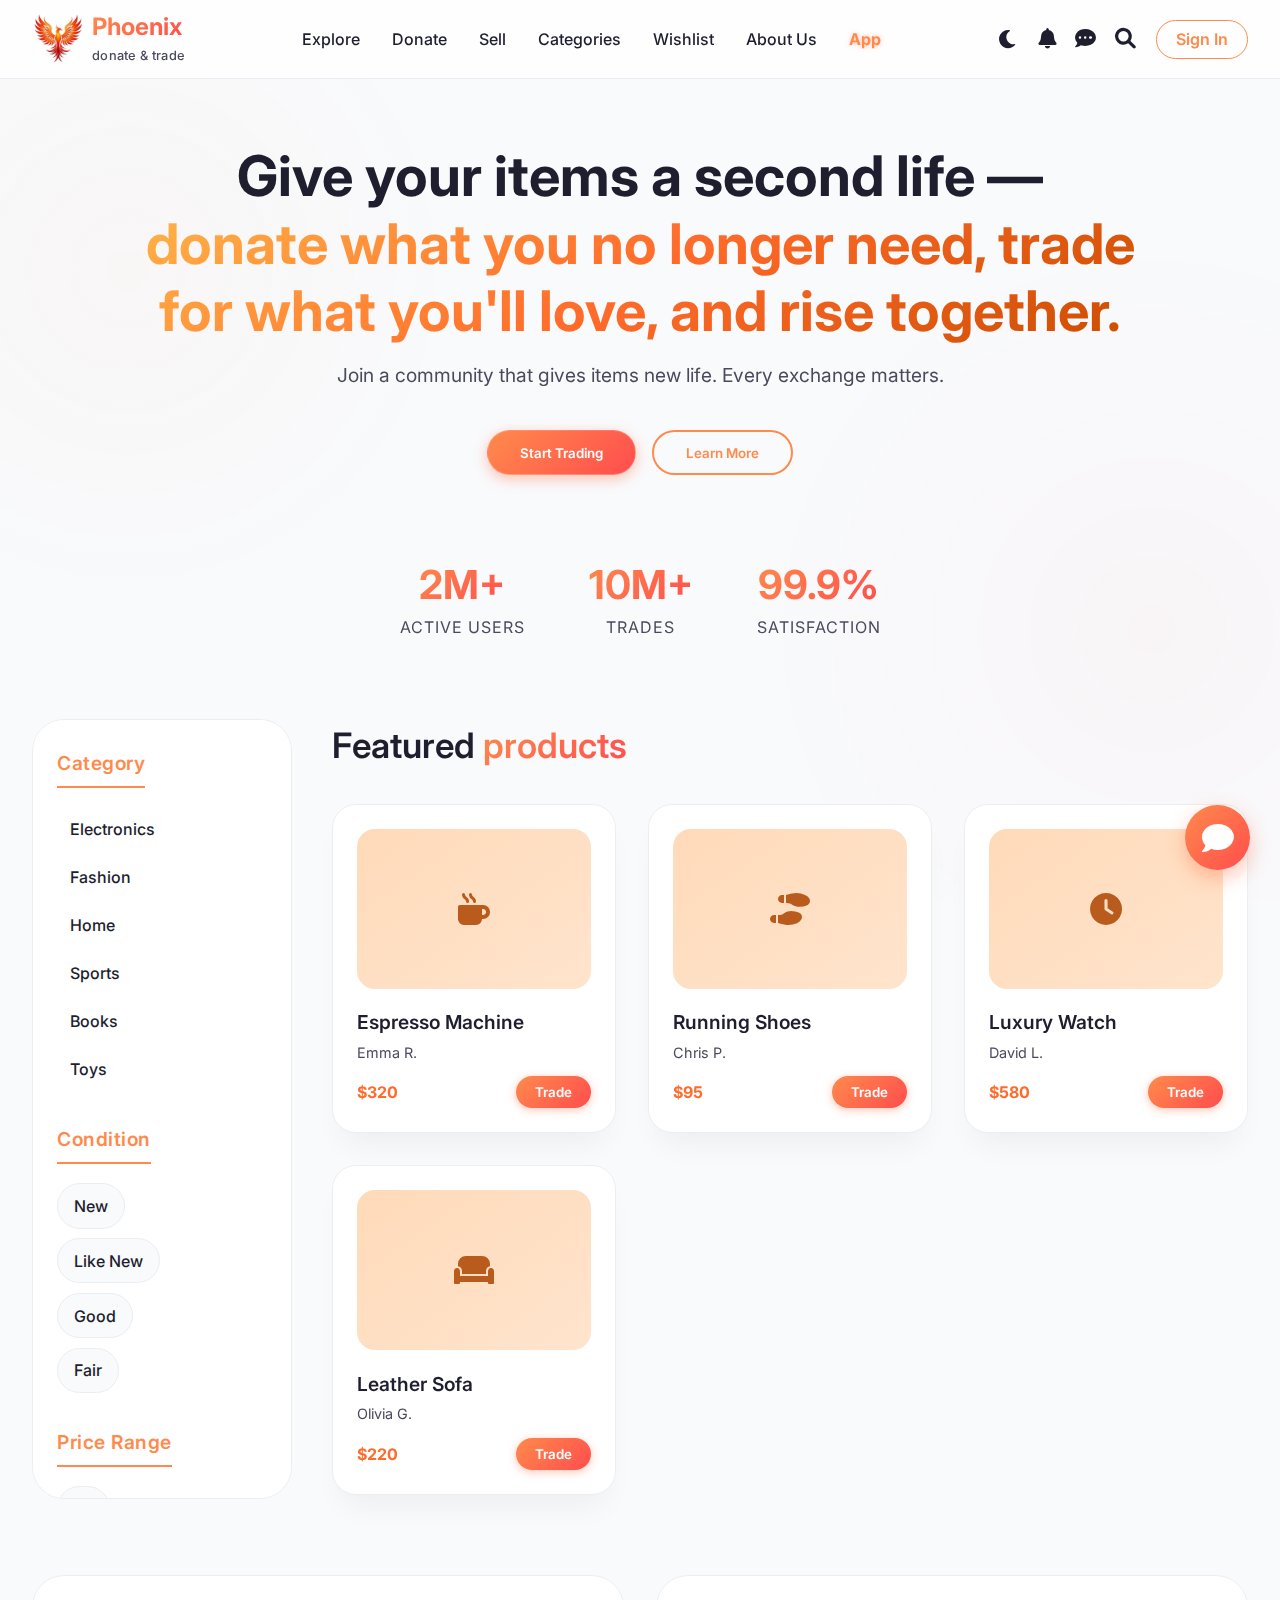
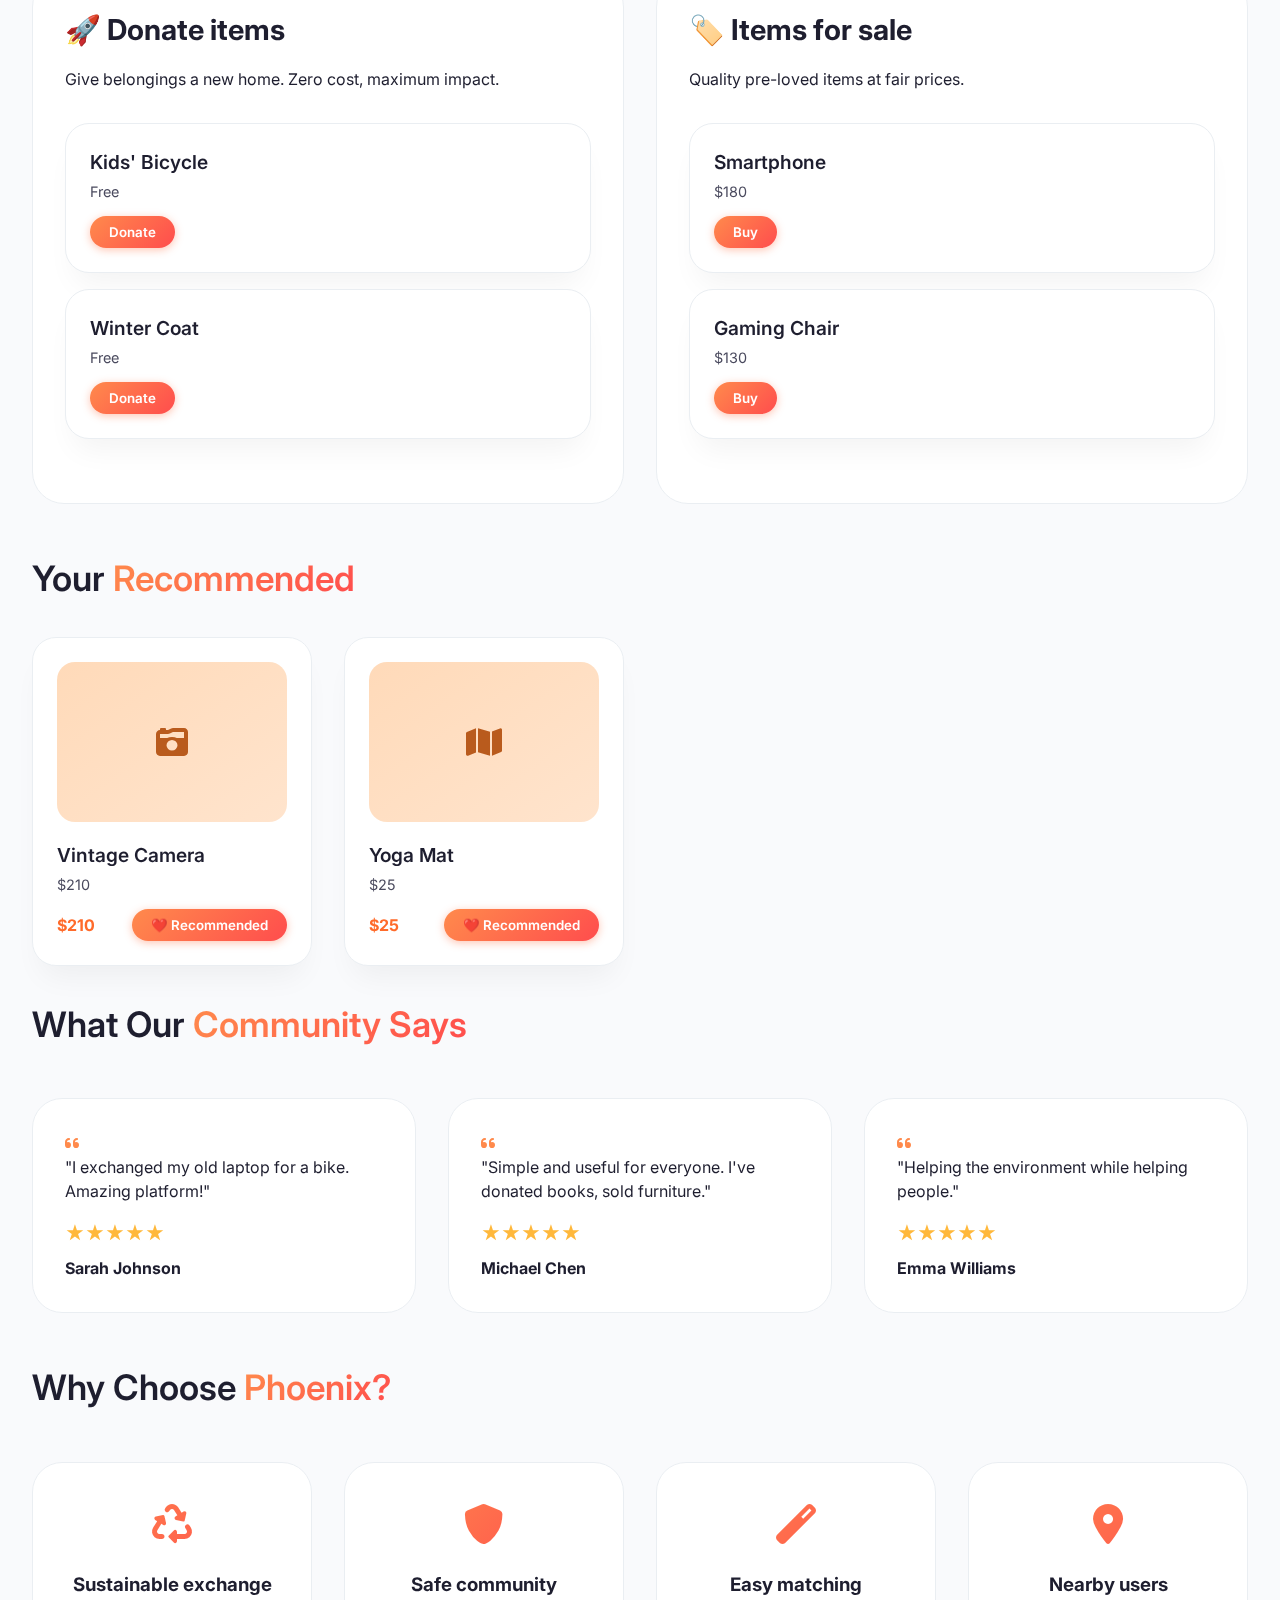
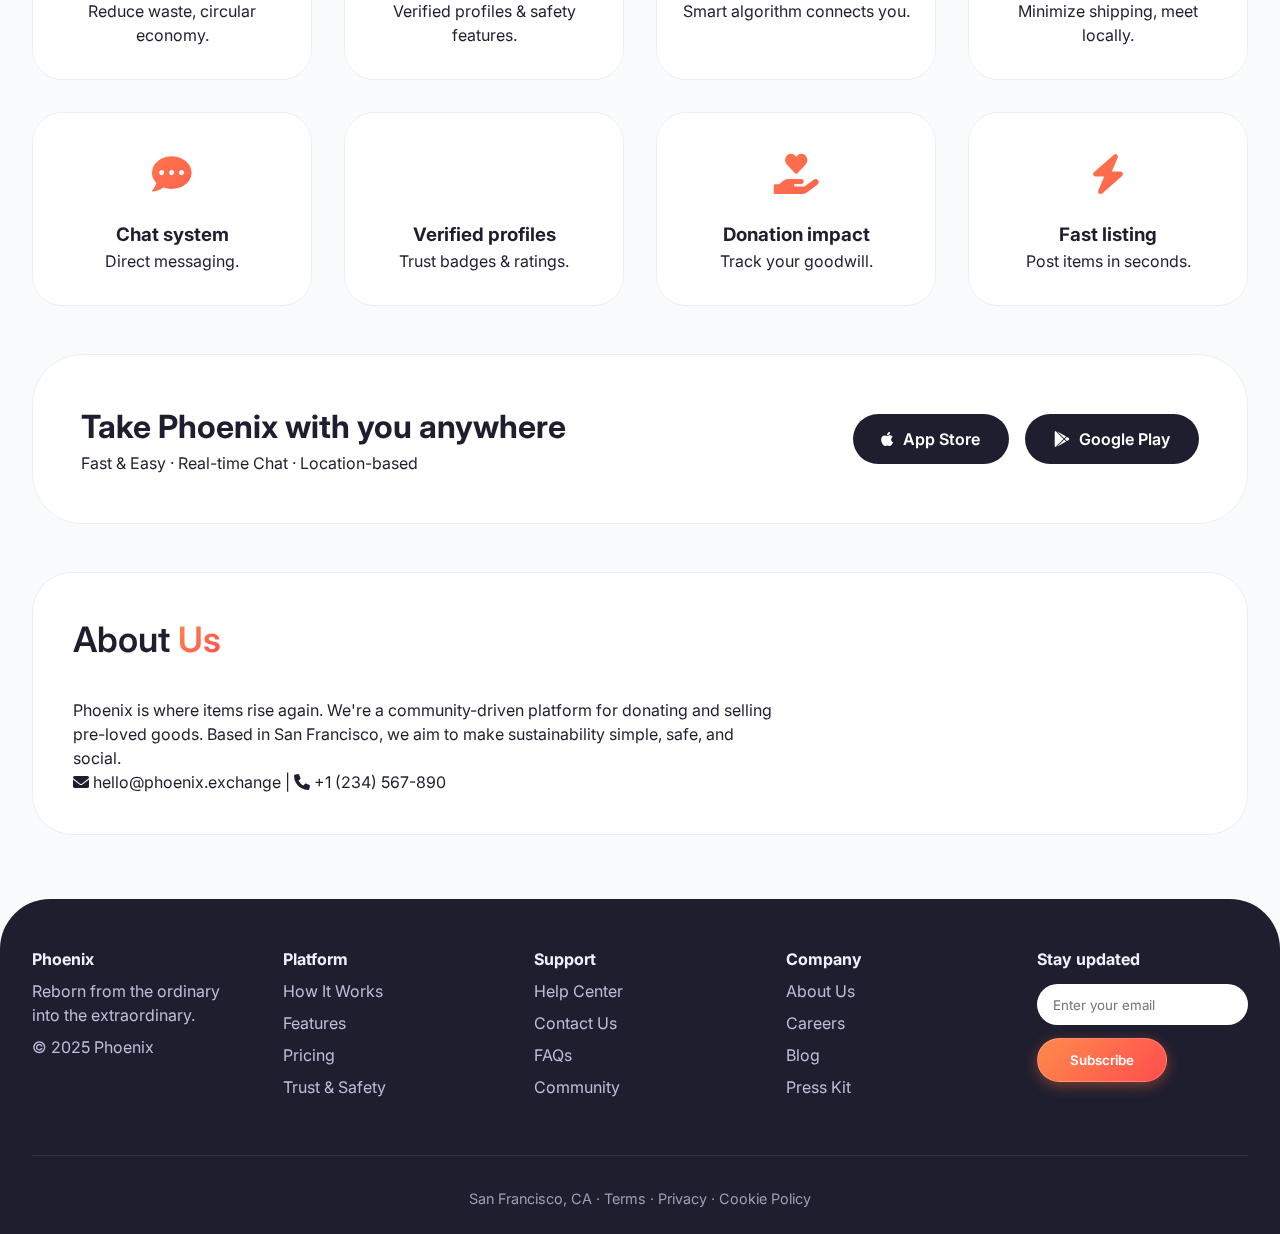
<file: index.html>
<!DOCTYPE html>
<html lang="en">
<head>
    <meta charset="UTF-8">
    <meta name="viewport" content="width=device-width, initial-scale=1.0">
    <title>Phoenix · Donate & Trade</title>
    <!-- Font Awesome 6 (free) -->
    <link rel="stylesheet" href="https://cdnjs.cloudflare.com/ajax/libs/font-awesome/6.0.0-beta3/css/all.min.css">
    <!-- Google Fonts: Inter -->
    <link href="https://fonts.googleapis.com/css2?family=Inter:opsz,wght@14..32,400;14..32,500;14..32,600;14..32,700&display=swap" rel="stylesheet">
    <style>
        /* RESET & BASE */
        * {
            margin: 0;
            padding: 0;
            box-sizing: border-box;
            font-family: 'Inter', sans-serif;
        }

        /* LIGHT MODE VARIABLES (default) */
        :root {
            --bg: #f9fafc;
            --surface: #ffffff;
            --text-primary: #1e1e2f;
            --text-secondary: #4a4a5e;
            --accent-1: #ff8a4c; /* orange base */
            --accent-2: #ff6b2b; /* deeper orange */
            --gradient: linear-gradient(135deg, #ff8a4c, #ff4d4d);
            --card-bg: #ffffff;
            --border: #eaeef2;
            --shadow: 0 20px 30px -10px rgba(0, 0, 0, 0.05);
            --glow: rgba(255, 110, 64, 0.4);
            --navbar-bg: rgba(255, 255, 255, 0.8);
            --footer-bg: #1e1e2f;
            --footer-text: #f0f0fa;
            --special-gradient: linear-gradient(145deg, #ffb347, #ff6b2b, #cc4d00); /* orange to deep orange */
        }

        /* DARK MODE */
        body.dark {
            --bg: #12121a;
            --surface: #1e1e2a;
            --text-primary: #f0f0fa;
            --text-secondary: #b0b0c0;
            --accent-1: #ff9f6e;
            --accent-2: #ff7b3f;
            --gradient: linear-gradient(135deg, #ff9f6e, #ff5e5e);
            --card-bg: #252533;
            --border: #333344;
            --shadow: 0 20px 30px -10px rgba(0, 0, 0, 0.7);
            --glow: rgba(255, 140, 80, 0.6);
            --navbar-bg: rgba(30, 30, 42, 0.9);
            --footer-bg: #0b0b12;
            --footer-text: #ddddff;
            --special-gradient: linear-gradient(145deg, #ffb347, #ff7b3f, #aa3f00);
        }

        body {
            background-color: var(--bg);
            color: var(--text-primary);
            line-height: 1.5;
            transition: background-color 0.3s, color 0.2s;
            position: relative;
            overflow-x: hidden;
        }

        /* subtle background pattern */
        body::before {
            content: '';
            position: fixed;
            top: 0; left: 0; width: 100%; height: 100%;
            background-image: radial-gradient(circle at 10% 30%, rgba(255, 140, 64, 0.03) 0%, transparent 25%),
                              radial-gradient(circle at 90% 70%, rgba(255, 100, 100, 0.03) 0%, transparent 30%);
            pointer-events: none;
            z-index: -1;
        }

        .container {
            max-width: 1280px;
            margin: 0 auto;
            padding: 0 2rem;
        }

        /* NAVBAR */
        nav {
            position: sticky;
            top: 0;
            backdrop-filter: blur(12px);
            background: var(--navbar-bg);
            border-bottom: 1px solid var(--border);
            z-index: 100;
            padding: 0.8rem 2rem;
            display: flex;
            align-items: center;
            justify-content: space-between;
            flex-wrap: wrap;
        }

        .logo-area {
            display: flex;
            align-items: center;
            gap: 0.5rem;
        }
        .logo-area img {
            height: 52px; /* تكبير اللوجو ليتناسب مع باقي الصفحات */
            width: auto;
            border-radius: 12px;
            object-fit: contain;
            background: transparent;
        }
        .logo-text h2 {
            font-size: 1.5rem;
            font-weight: 700;
            background: var(--gradient);
            -webkit-background-clip: text;
            -webkit-text-fill-color: transparent;
            line-height: 1.2;
        }
        .logo-text span {
            font-size: 0.8rem;
            font-weight: 500;
            color: var(--text-secondary);
            letter-spacing: 0.3px;
        }

        .nav-links {
            display: flex;
            gap: 2rem;
            align-items: center;
            flex-wrap: wrap;
        }
        .nav-links a {
            text-decoration: none;
            color: var(--text-primary);
            font-weight: 500;
            transition: 0.2s;
            font-size: 1rem;
        }
        .nav-links a:hover {
            color: var(--accent-1);
        }
        /* App link bold & orange */
        .nav-links a[href="#app-download"] {
            font-weight: 700;
            color: var(--accent-1);
            text-shadow: 0 0 5px var(--glow);
        }

        .nav-right {
            display: flex;
            align-items: center;
            gap: 1.2rem;
        }
        .nav-icon {
            font-size: 1.3rem;
            color: var(--text-primary);
            cursor: pointer;
            transition: 0.2s;
        }
        .nav-icon:hover {
            color: var(--accent-1);
            transform: scale(1.05);
        }
        .sign-in-btn {
            background: transparent;
            border: 1px solid var(--accent-1);
            color: var(--accent-1);
            padding: 0.4rem 1.2rem;
            border-radius: 40px;
            font-weight: 600;
            cursor: pointer;
            transition: 0.2s;
            text-decoration: none;
            display: inline-block;
        }
        .sign-in-btn:hover {
            background: var(--accent-1);
            color: white;
            box-shadow: 0 0 15px var(--glow);
        }

        /* theme toggle */
        .theme-toggle {
            background: none;
            border: none;
            color: var(--text-primary);
            font-size: 1.3rem;
            cursor: pointer;
        }

        /* buttons general */
        .btn-glow {
            background: var(--gradient);
            color: white;
            border: none;
            padding: 0.8rem 2rem;
            border-radius: 40px;
            font-weight: 600;
            cursor: pointer;
            transition: 0.25s;
            box-shadow: 0 4px 14px var(--glow);
            border: 1px solid rgba(255,255,255,0.2);
        }
        .btn-glow:hover {
            transform: scale(1.05);
            box-shadow: 0 8px 25px var(--glow);
        }
        .btn-outline-glow {
            background: transparent;
            border: 2px solid var(--accent-1);
            color: var(--accent-1);
            padding: 0.8rem 2rem;
            border-radius: 40px;
            font-weight: 600;
            cursor: pointer;
            transition: 0.2s;
        }
        .btn-outline-glow:hover {
            background: var(--accent-1);
            color: white;
            box-shadow: 0 0 18px var(--glow);
        }

        /* HERO */
        .hero {
            padding: 4rem 0 2rem;
            text-align: center;
        }
        .hero h1 {
            font-size: 3.5rem;
            font-weight: 700;
            max-width: 1000px;
            margin: 0 auto 1rem;
            line-height: 1.2;
        }
        .hero h1 span {
            background: var(--special-gradient);
            -webkit-background-clip: text;
            -webkit-text-fill-color: transparent;
            display: inline-block;
        }
        .hero p {
            font-size: 1.2rem;
            color: var(--text-secondary);
            margin-bottom: 2.5rem;
        }
        .hero-buttons {
            display: flex;
            gap: 1rem;
            justify-content: center;
        }

        /* STATS */
        .stats-grid {
            display: flex;
            justify-content: center;
            gap: 4rem;
            padding: 3rem 0;
            flex-wrap: wrap;
        }
        .stat-item {
            text-align: center;
        }
        .stat-number {
            font-size: 2.5rem;
            font-weight: 700;
            background: var(--gradient);
            -webkit-background-clip: text;
            -webkit-text-fill-color: transparent;
        }
        .stat-label {
            color: var(--text-secondary);
            text-transform: uppercase;
            letter-spacing: 1px;
        }

        /* section headings */
        .section-title {
            font-size: 2.2rem;
            margin-bottom: 2rem;
            font-weight: 600;
        }
        .section-title span {
            background: var(--gradient);
            -webkit-background-clip: text;
            -webkit-text-fill-color: transparent;
        }

        /* NEW SIDEBAR + MAIN CONTENT LAYOUT */
        .content-with-sidebar {
            display: flex;
            gap: 2.5rem;
            margin: 2rem 0 3rem;
        }

        /* FILTER SIDEBAR (Categories, Condition, Price Range) */
        .filter-sidebar {
            flex: 0 0 260px;
            background: var(--surface);
            border-radius: 32px;
            padding: 1.8rem 1.5rem;
            border: 1px solid var(--border);
            align-self: start;
            position: sticky;
            top: 100px; /* below navbar */
            max-height: calc(100vh - 120px);
            overflow-y: auto;
        }

        .filter-section {
            margin-bottom: 2.2rem;
        }
        .filter-section h3 {
            font-size: 1.2rem;
            font-weight: 600;
            margin-bottom: 1.2rem;
            color: var(--accent-1);
            letter-spacing: 0.5px;
            border-bottom: 2px solid var(--accent-1);
            padding-bottom: 0.5rem;
            display: inline-block;
        }

        .category-list {
            list-style: none;
        }
        .category-list li {
            padding: 0.6rem 0.8rem;
            margin-bottom: 0.3rem;
            border-radius: 30px;
            cursor: pointer;
            transition: 0.2s;
            font-weight: 500;
            color: var(--text-primary);
        }
        .category-list li:hover {
            background: var(--accent-1);
            color: white;
            padding-left: 1.2rem;
            box-shadow: 0 4px 10px var(--glow);
        }

        .condition-options, .price-options-vertical {
            display: flex;
            flex-direction: column;
            gap: 0.6rem;
        }
        .filter-tag {
            background: var(--bg);
            border: 1px solid var(--border);
            padding: 0.6rem 1rem;
            border-radius: 40px;
            cursor: pointer;
            transition: 0.2s;
            font-weight: 500;
            display: inline-block;
            width: fit-content;
        }
        .filter-tag:hover {
            background: var(--accent-1);
            color: white;
            border-color: var(--accent-1);
            transform: translateX(5px);
            box-shadow: 0 4px 8px var(--glow);
        }

        /* MAIN PRODUCT AREA */
        .products-main {
            flex: 1;
        }

        /* product cards grid */
        .product-grid {
            display: grid;
            grid-template-columns: repeat(auto-fill, minmax(240px, 1fr));
            gap: 2rem;
            margin: 2rem 0;
        }
        .product-card {
            background: var(--card-bg);
            border-radius: 24px;
            padding: 1.5rem;
            border: 1px solid var(--border);
            transition: 0.2s;
            box-shadow: var(--shadow);
        }
        .product-card:hover {
            transform: translateY(-6px);
            border-color: var(--accent-1);
        }
        .product-img {
            width: 100%;
            height: 160px;
            background: linear-gradient(145deg, #ffdab9, #ffe4cd);
            border-radius: 18px;
            margin-bottom: 1.2rem;
            display: flex;
            align-items: center;
            justify-content: center;
            color: #b95b1d;
            font-weight: bold;
            font-size: 2rem;
        }
        .product-title {
            font-size: 1.2rem;
            font-weight: 600;
        }
        .product-user {
            color: var(--text-secondary);
            margin: 0.3rem 0 0.8rem;
            font-size: 0.9rem;
        }
        .product-footer {
            display: flex;
            justify-content: space-between;
            align-items: center;
        }
        .product-value {
            font-weight: 700;
            color: var(--accent-2);
        }
        .trade-btn {
            background: var(--gradient);
            border: none;
            color: white;
            padding: 0.5rem 1.2rem;
            border-radius: 40px;
            font-weight: 600;
            cursor: pointer;
            transition: 0.2s;
            box-shadow: 0 2px 8px var(--glow);
        }
        .trade-btn:hover {
            transform: scale(1.05);
        }

        /* donate & sell sections */
        .dual-section {
            display: flex;
            gap: 2rem;
            flex-wrap: wrap;
            margin: 3rem 0;
        }
        .dual-card {
            flex: 1 1 300px;
            background: var(--surface);
            border-radius: 32px;
            padding: 2rem;
            border: 1px solid var(--border);
        }
        .dual-card h3 {
            font-size: 1.8rem;
            margin-bottom: 1rem;
        }

        /* testimonials */
        .testimonial-grid {
            display: grid;
            grid-template-columns: repeat(auto-fit, minmax(280px, 1fr));
            gap: 2rem;
            margin: 3rem 0;
        }
        .testimonial {
            background: var(--surface);
            border-radius: 30px;
            padding: 2rem;
            border: 1px solid var(--border);
        }
        .stars {
            color: #ffb83b;
            margin: 1rem 0 0.5rem;
            font-size: 1.2rem;
        }

        /* features grid */
        .features-grid {
            display: grid;
            grid-template-columns: repeat(auto-fit, minmax(240px, 1fr));
            gap: 2rem;
            margin: 3rem 0;
        }
        .feature-item {
            background: var(--surface);
            padding: 2rem 1.5rem;
            border-radius: 30px;
            text-align: center;
            border: 1px solid var(--border);
        }
        .feature-icon {
            font-size: 2.5rem;
            background: var(--gradient);
            -webkit-background-clip: text;
            -webkit-text-fill-color: transparent;
            margin-bottom: 1rem;
        }

        /* app download */
        .app-download {
            background: var(--surface);
            border-radius: 50px;
            padding: 3rem;
            display: flex;
            align-items: center;
            justify-content: space-between;
            flex-wrap: wrap;
            border: 1px solid var(--border);
            margin: 3rem 0;
        }
        .app-buttons {
            display: flex;
            gap: 1rem;
        }
        .store-btn {
            background: #1e1e2f;
            color: white;
            padding: 0.8rem 1.8rem;
            border-radius: 40px;
            display: flex;
            align-items: center;
            gap: 0.6rem;
            font-weight: 600;
        }

        /* footer */
        footer {
            background: var(--footer-bg);
            color: var(--footer-text);
            padding: 3rem 2rem 1.5rem;
            margin-top: 4rem;
            border-radius: 50px 50px 0 0;
        }
        .footer-grid {
            display: grid;
            grid-template-columns: repeat(auto-fit, minmax(160px, 1fr));
            gap: 2.5rem;
            margin-bottom: 3rem;
        }
        .footer-col p, .footer-col a {
            color: #bdbddb;
            text-decoration: none;
            display: block;
            margin: 0.5rem 0;
        }
        .footer-col a:hover {
            color: #ffa56e;
        }
        .newsletter input {
            padding: 0.8rem 1rem;
            border-radius: 50px;
            border: none;
            width: 100%;
            max-width: 260px;
            margin-top: 0.8rem;
        }
        .copyright {
            text-align: center;
            border-top: 1px solid #334;
            padding-top: 2rem;
            font-size: 0.9rem;
            color: #9d9db5;
        }

        /* chatbot icon (floating) */
        .chatbot {
            position: fixed;
            bottom: 30px;
            right: 30px;
            z-index: 999;
        }
        .chat-circle {
            background: var(--gradient);
            width: 65px;
            height: 65px;
            border-radius: 50%;
            display: flex;
            align-items: center;
            justify-content: center;
            color: white;
            font-size: 2rem;
            box-shadow: 0 8px 20px var(--glow);
            cursor: pointer;
            transition: 0.2s;
        }
        .chat-circle:hover {
            transform: scale(1.1);
        }
        .chat-box {
            position: absolute;
            bottom: 80px;
            right: 0;
            width: 300px;
            background: var(--surface);
            border: 1px solid var(--border);
            border-radius: 30px;
            padding: 1.5rem;
            display: none;
            box-shadow: var(--shadow);
        }
        .chat-box.show {
            display: block;
        }
        .chat-box textarea {
            width: 100%;
            background: var(--bg);
            border: 1px solid var(--border);
            border-radius: 20px;
            padding: 0.8rem;
            color: var(--text-primary);
            resize: none;
        }

        /* anchor offset for fixed navbar */
        section, .filter-sidebar, .products-main, .app-download, #about, #wishlist, #donate, #sell {
            scroll-margin-top: 100px;
        }

        @media (max-width: 900px) {
            .content-with-sidebar {
                flex-direction: column;
            }
            .filter-sidebar {
                position: static;
                width: 100%;
            }
        }
    </style>
</head>
<body>
    <!-- Navbar -->
    <nav>
        <div class="logo-area">
            <img src="photo_2026-02-17_19-01-20.jpg" alt="Phoenix Logo">
            <div class="logo-text">
                <h2>Phoenix</h2>
                <span>donate & trade</span>
            </div>
        </div>
        <div class="nav-links">
            <a href="#explore">Explore</a>
            <a href="#donate">Donate</a>
            <a href="#sell">Sell</a>
            <a href="#categories">Categories</a>
            <a href="#wishlist">Wishlist</a>
            <a href="#about">About Us</a>
            <a href="#app-download">App</a>
        </div>
        <div class="nav-right">
            <button class="theme-toggle" id="themeToggle"><i class="fas fa-moon"></i></button>
            <i class="fas fa-bell nav-icon"></i>
            <i class="fas fa-comment-dots nav-icon"></i>
            <i class="fas fa-search nav-icon" id="searchIcon"></i>
            <a href="sign.html" class="sign-in-btn">Sign In</a>
        </div>
    </nav>

    <main class="container">
        <!-- Hero with new headline and special gradient -->
        <section class="hero" id="explore">
            <h1>Give your items a second life — <span>donate what you no longer need, trade for what you'll love, and rise together.</span></h1>
            <p>Join a community that gives items new life. Every exchange matters.</p>
            <div class="hero-buttons">
                <button class="btn-glow" onclick="window.location.href='#donate'">Start Trading</button>
                <button class="btn-outline-glow">Learn More</button>
            </div>
        </section>

        <!-- Stats -->
        <div class="stats-grid">
            <div class="stat-item"><span class="stat-number">2M+</span> <div class="stat-label">Active Users</div></div>
            <div class="stat-item"><span class="stat-number">10M+</span> <div class="stat-label">Trades</div></div>
            <div class="stat-item"><span class="stat-number">99.9%</span> <div class="stat-label">Satisfaction</div></div>
        </div>

        <!-- New layout: Sidebar filters + Product grid (as in image) -->
        <div class="content-with-sidebar">
            <!-- Sidebar with categories, condition, price range (vertical) -->
            <aside class="filter-sidebar" id="categories">
                <div class="filter-section">
                    <h3>Category</h3>
                    <ul class="category-list">
                        <li>Electronics</li>
                        <li>Fashion</li>
                        <li>Home</li>
                        <li>Sports</li>
                        <li>Books</li>
                        <li>Toys</li>
                    </ul>
                </div>
                <div class="filter-section">
                    <h3>Condition</h3>
                    <div class="condition-options">
                        <span class="filter-tag">New</span>
                        <span class="filter-tag">Like New</span>
                        <span class="filter-tag">Good</span>
                        <span class="filter-tag">Fair</span>
                    </div>
                </div>
                <div class="filter-section">
                    <h3>Price Range</h3>
                    <div class="price-options-vertical">
                        <span class="filter-tag">All</span>
                        <span class="filter-tag">Under$50</span>
                        <span class="filter-tag">$50-$200</span>
                        <span class="filter-tag">$200-$500</span>
                        <span class="filter-tag">$500+</span>
                    </div>
                </div>
            </aside>

            <!-- Main product area -->
            <main class="products-main">
                <h2 class="section-title">Featured <span>products</span></h2>
                <div class="product-grid">
                    <div class="product-card"><div class="product-img"><i class="fas fa-mug-hot"></i></div><div class="product-title">Espresso Machine</div><div class="product-user">Emma R.</div><div class="product-footer"><span class="product-value">$320</span><button class="trade-btn">Trade</button></div></div>
                    <div class="product-card"><div class="product-img"><i class="fas fa-shoe-prints"></i></div><div class="product-title">Running Shoes</div><div class="product-user">Chris P.</div><div class="product-footer"><span class="product-value">$95</span><button class="trade-btn">Trade</button></div></div>
                    <div class="product-card"><div class="product-img"><i class="fas fa-clock"></i></div><div class="product-title">Luxury Watch</div><div class="product-user">David L.</div><div class="product-footer"><span class="product-value">$580</span><button class="trade-btn">Trade</button></div></div>
                    <div class="product-card"><div class="product-img"><i class="fas fa-couch"></i></div><div class="product-title">Leather Sofa</div><div class="product-user">Olivia G.</div><div class="product-footer"><span class="product-value">$220</span><button class="trade-btn">Trade</button></div></div>
                </div>
            </main>
        </div>

        <!-- Donate & Sell sections -->
        <div class="dual-section" id="donate">
            <div class="dual-card"><h3>🚀 Donate items</h3><p>Give belongings a new home. Zero cost, maximum impact.</p><div class="product-grid" style="grid-template-columns:1fr; gap:1rem;"><div class="product-card"><div class="product-title">Kids' Bicycle</div><div class="product-user">Free</div><button class="trade-btn">Donate</button></div><div class="product-card"><div class="product-title">Winter Coat</div><div class="product-user">Free</div><button class="trade-btn">Donate</button></div></div></div>
            <div class="dual-card" id="sell"><h3>🏷️ Items for sale</h3><p>Quality pre-loved items at fair prices.</p><div class="product-grid" style="grid-template-columns:1fr; gap:1rem;"><div class="product-card"><div class="product-title">Smartphone</div><div class="product-user">$180</div><button class="trade-btn">Buy</button></div><div class="product-card"><div class="product-title">Gaming Chair</div><div class="product-user">$130</div><button class="trade-btn">Buy</button></div></div></div>
        </div>

        <!-- Wishlist section - تغيير Saved إلى Recommended -->
        <section id="wishlist">
            <h2 class="section-title">Your <span>Recommended</span></h2>
            <div class="product-grid">
                <div class="product-card"><div class="product-img"><i class="fas fa-camera-retro"></i></div><div class="product-title">Vintage Camera</div><div class="product-user">$210</div><div class="product-footer"><span class="product-value">$210</span><button class="trade-btn">❤️ Recommended</button></div></div>
                <div class="product-card"><div class="product-img"><i class="fas fa-map"></i></div><div class="product-title">Yoga Mat</div><div class="product-user">$25</div><div class="product-footer"><span class="product-value">$25</span><button class="trade-btn">❤️ Recommended</button></div></div>
            </div>
        </section>

        <!-- Testimonials -->
        <h2 class="section-title">What Our <span>Community Says</span></h2>
        <div class="testimonial-grid">
            <div class="testimonial"><i class="fas fa-quote-left" style="color: var(--accent-1);"></i><p>"I exchanged my old laptop for a bike. Amazing platform!"</p><div class="stars">★★★★★</div><strong>Sarah Johnson</strong></div>
            <div class="testimonial"><i class="fas fa-quote-left" style="color: var(--accent-1);"></i><p>"Simple and useful for everyone. I've donated books, sold furniture."</p><div class="stars">★★★★★</div><strong>Michael Chen</strong></div>
            <div class="testimonial"><i class="fas fa-quote-left" style="color: var(--accent-1);"></i><p>"Helping the environment while helping people."</p><div class="stars">★★★★★</div><strong>Emma Williams</strong></div>
        </div>

        <!-- Features (expanded) -->
        <h2 class="section-title">Why Choose <span>Phoenix?</span></h2>
        <div class="features-grid">
            <div class="feature-item"><div class="feature-icon"><i class="fas fa-recycle"></i></div><h3>Sustainable exchange</h3><p>Reduce waste, circular economy.</p></div>
            <div class="feature-item"><div class="feature-icon"><i class="fas fa-shield-alt"></i></div><h3>Safe community</h3><p>Verified profiles & safety features.</p></div>
            <div class="feature-item"><div class="feature-icon"><i class="fas fa-magic"></i></div><h3>Easy matching</h3><p>Smart algorithm connects you.</p></div>
            <div class="feature-item"><div class="feature-icon"><i class="fas fa-map-marker-alt"></i></div><h3>Nearby users</h3><p>Minimize shipping, meet locally.</p></div>
            <div class="feature-item"><div class="feature-icon"><i class="fas fa-comment-dots"></i></div><h3>Chat system</h3><p>Direct messaging.</p></div>
            <div class="feature-item"><div class="feature-icon"><i class="fas fa-badge-check"></i></div><h3>Verified profiles</h3><p>Trust badges & ratings.</p></div>
            <div class="feature-item"><div class="feature-icon"><i class="fas fa-hand-holding-heart"></i></div><h3>Donation impact</h3><p>Track your goodwill.</p></div>
            <div class="feature-item"><div class="feature-icon"><i class="fas fa-bolt"></i></div><h3>Fast listing</h3><p>Post items in seconds.</p></div>
        </div>

        <!-- App download section with id for linking -->
        <div class="app-download" id="app-download">
            <div><h2 style="font-size:2rem;">Take Phoenix with you anywhere</h2><p>Fast & Easy · Real-time Chat · Location-based</p></div>
            <div class="app-buttons"><span class="store-btn"><i class="fab fa-apple"></i> App Store</span><span class="store-btn"><i class="fab fa-google-play"></i> Google Play</span></div>
        </div>

        <!-- About Us section -->
        <section id="about" style="margin:3rem 0; background:var(--surface); border-radius: 40px; padding:2.5rem; border:1px solid var(--border);">
            <h2 class="section-title">About <span>Us</span></h2>
            <p style="max-width:700px;">Phoenix is where items rise again. We're a community-driven platform for donating and selling pre-loved goods. Based in San Francisco, we aim to make sustainability simple, safe, and social.</p>
            <p><i class="fas fa-envelope"></i> hello@phoenix.exchange  |  <i class="fas fa-phone"></i> +1 (234) 567-890</p>
        </section>
    </main>

    <!-- Footer -->
    <footer>
        <div class="footer-grid">
            <div class="footer-col"><h4>Phoenix</h4><p>Reborn from the ordinary into the extraordinary.</p><p>© 2025 Phoenix</p></div>
            <div class="footer-col"><h4>Platform</h4><a href="#">How It Works</a><a href="#">Features</a><a href="#">Pricing</a><a href="#">Trust & Safety</a></div>
            <div class="footer-col"><h4>Support</h4><a href="#">Help Center</a><a href="#">Contact Us</a><a href="#">FAQs</a><a href="#">Community</a></div>
            <div class="footer-col"><h4>Company</h4><a href="#">About Us</a><a href="#">Careers</a><a href="#">Blog</a><a href="#">Press Kit</a></div>
            <div class="footer-col newsletter"><h4>Stay updated</h4><input type="email" placeholder="Enter your email"><button class="btn-glow" style="margin-top:0.8rem;">Subscribe</button></div>
        </div>
        <div class="copyright">San Francisco, CA · Terms · Privacy · Cookie Policy</div>
    </footer>

    <!-- Chatbot icon & box (floating) -->
    <div class="chatbot">
        <div class="chat-circle" id="chatIcon"><i class="fas fa-comment"></i></div>
        <div class="chat-box" id="chatBox">
            <p><strong>Phoenix Assistant</strong></p>
            <textarea placeholder="Ask about donations, trades..." rows="3"></textarea>
            <button class="btn-glow" style="padding:0.5rem; width:100%; margin-top:0.5rem;">Send</button>
        </div>
    </div>

    <script>
        // Dark/Light mode toggle
        const toggle = document.getElementById('themeToggle');
        const icon = toggle.querySelector('i');
        toggle.addEventListener('click', () => {
            document.body.classList.toggle('dark');
            if (document.body.classList.contains('dark')) {
                icon.classList.remove('fa-moon');
                icon.classList.add('fa-sun');
            } else {
                icon.classList.remove('fa-sun');
                icon.classList.add('fa-moon');
            }
        });

        // Chatbot toggle
        const chatIcon = document.getElementById('chatIcon');
        const chatBox = document.getElementById('chatBox');
        chatIcon.addEventListener('click', (e) => {
            e.stopPropagation();
            chatBox.classList.toggle('show');
        });
        document.addEventListener('click', (e) => {
            if (!chatBox.contains(e.target) && !chatIcon.contains(e.target)) {
                chatBox.classList.remove('show');
            }
        });

        // Smooth scroll for navbar links
        document.querySelectorAll('.nav-links a').forEach(anchor => {
            anchor.addEventListener('click', function(e) {
                e.preventDefault();
                const targetId = this.getAttribute('href');
                if (targetId && targetId !== '#') {
                    const targetEl = document.querySelector(targetId);
                    if (targetEl) targetEl.scrollIntoView({ behavior: 'smooth' });
                }
            });
        });

        // Search icon click (demo)
        document.getElementById('searchIcon').addEventListener('click', ()=> {
            alert('Search focused (demo)');
        });

        // Optional: notification and chat icons (just demo)
        document.querySelectorAll('.nav-right .fa-bell, .nav-right .fa-comment-dots').forEach(icon => {
            icon.addEventListener('click', () => alert('Notifications / chats demo'));
        });
    </script>
</body>
</html>
</file>
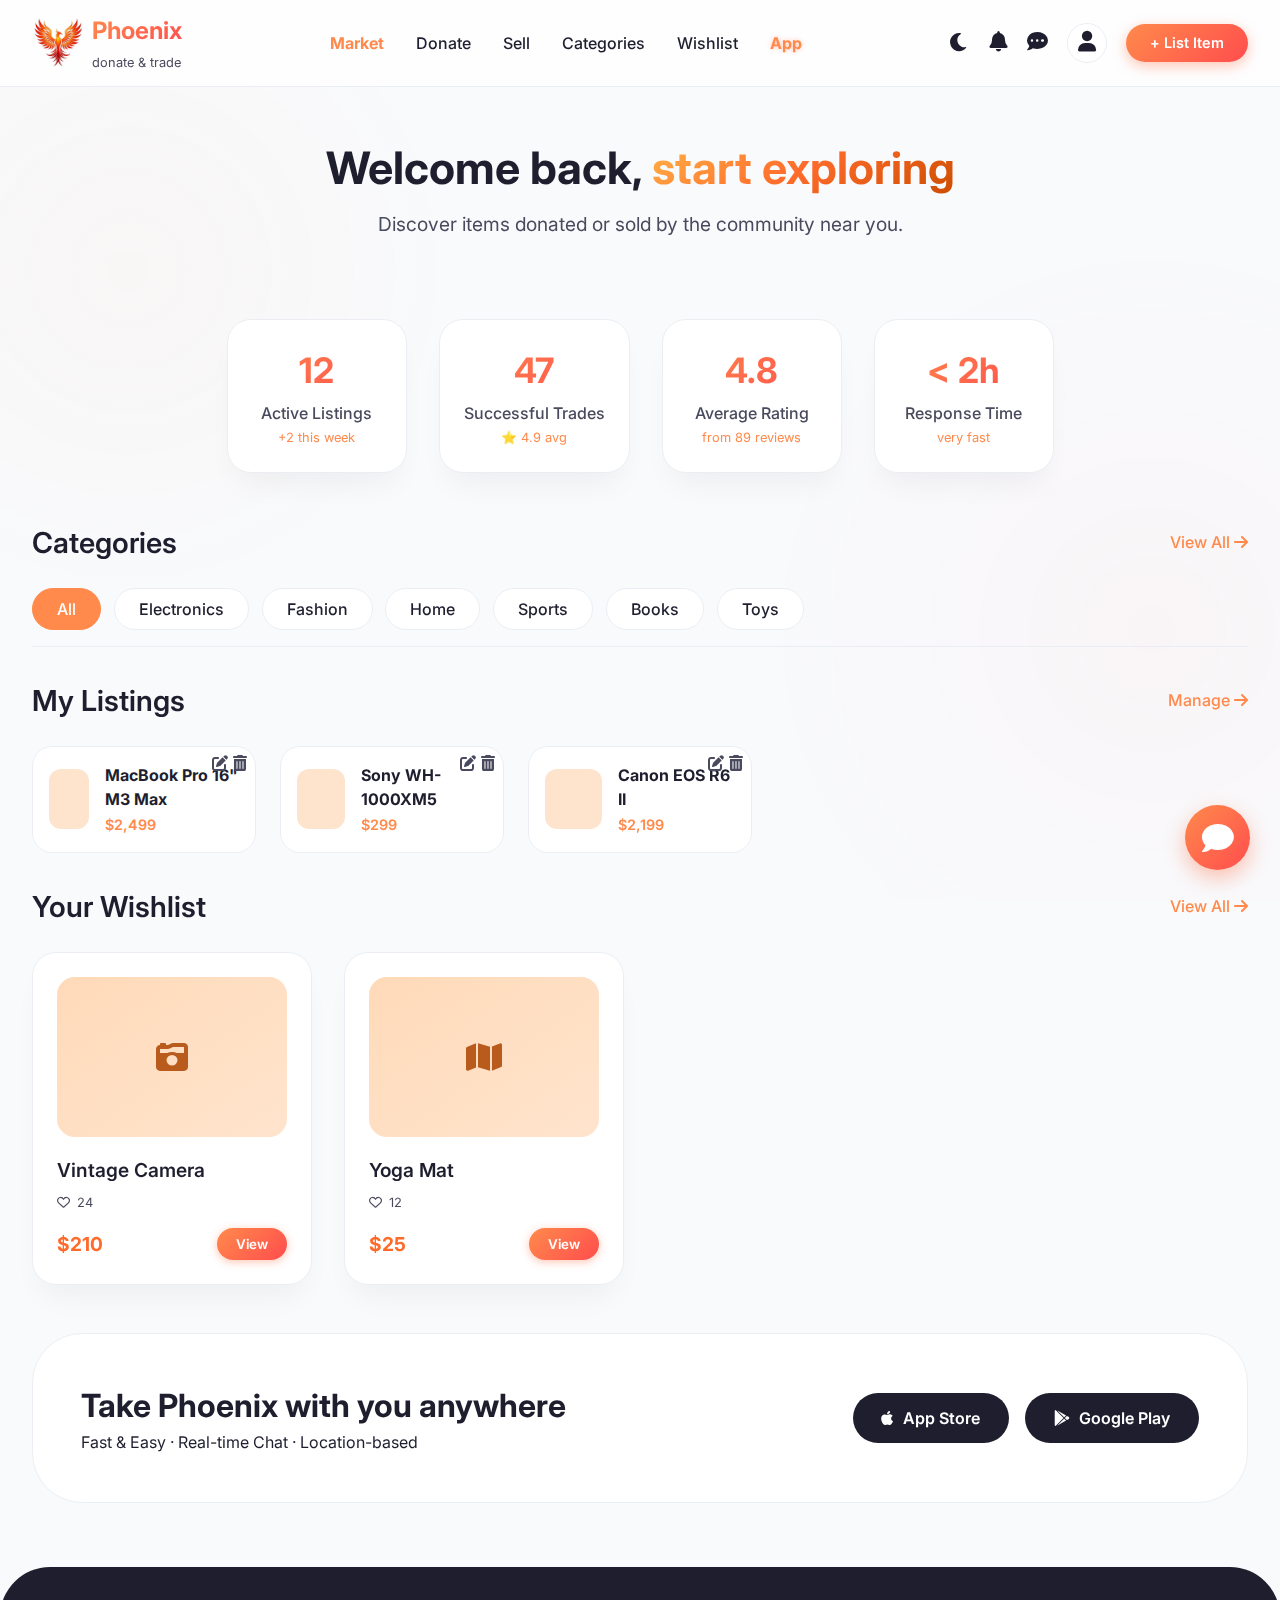
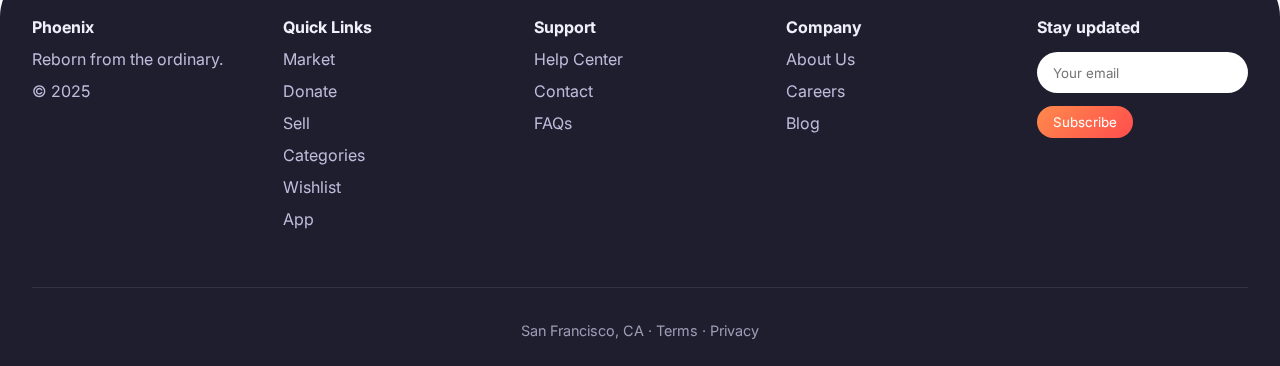
<file: dashboard.html>
<!-- dashboard.html (محدث) -->
<!DOCTYPE html>
<html lang="en">
<head>
    <meta charset="UTF-8">
    <meta name="viewport" content="width=device-width, initial-scale=1.0">
    <title>Phoenix · Dashboard</title>
    <!-- Font Awesome 6 -->
    <link rel="stylesheet" href="https://cdnjs.cloudflare.com/ajax/libs/font-awesome/6.0.0-beta3/css/all.min.css">
    <!-- Google Fonts: Inter -->
    <link href="https://fonts.googleapis.com/css2?family=Inter:opsz,wght@14..32,400;14..32,500;14..32,600;14..32,700&display=swap" rel="stylesheet">
    <style>
        * { margin: 0; padding: 0; box-sizing: border-box; font-family: 'Inter', sans-serif; }
        :root {
            --bg: #f9fafc; --surface: #ffffff; --text-primary: #1e1e2f; --text-secondary: #4a4a5e;
            --accent-1: #ff8a4c; --accent-2: #ff6b2b; --gradient: linear-gradient(135deg, #ff8a4c, #ff4d4d);
            --card-bg: #ffffff; --border: #eaeef2; --shadow: 0 20px 30px -10px rgba(0,0,0,0.05);
            --glow: rgba(255,110,64,0.4); --navbar-bg: rgba(255,255,255,0.8); --footer-bg: #1e1e2f; --footer-text: #f0f0fa;
            --special-gradient: linear-gradient(145deg, #ffb347, #ff6b2b, #cc4d00);
        }
        body.dark {
            --bg: #12121a; --surface: #1e1e2a; --text-primary: #f0f0fa; --text-secondary: #b0b0c0;
            --accent-1: #ff9f6e; --accent-2: #ff7b3f; --gradient: linear-gradient(135deg, #ff9f6e, #ff5e5e);
            --card-bg: #252533; --border: #333344; --shadow: 0 20px 30px -10px rgba(0,0,0,0.7);
            --glow: rgba(255,140,80,0.6); --navbar-bg: rgba(30,30,42,0.9); --footer-bg: #0b0b12; --footer-text: #ddddff;
            --special-gradient: linear-gradient(145deg, #ffb347, #ff7b3f, #aa3f00);
        }
        body { background-color: var(--bg); color: var(--text-primary); line-height: 1.5; transition: 0.3s; }
        body::before { content: ''; position: fixed; top:0; left:0; width:100%; height:100%; background-image: radial-gradient(circle at 10% 30%, rgba(255,140,64,0.03) 0%, transparent 25%), radial-gradient(circle at 90% 70%, rgba(255,100,100,0.03) 0%, transparent 30%); pointer-events: none; z-index: -1; }
        .container { max-width: 1280px; margin: 0 auto; padding: 0 2rem; }

        nav { position: sticky; top:0; backdrop-filter: blur(12px); background: var(--navbar-bg); border-bottom:1px solid var(--border); z-index:100; padding:0.8rem 2rem; display:flex; align-items:center; justify-content:space-between; flex-wrap:wrap; }
        .logo-area { display:flex; align-items:center; gap:0.5rem; }
        .logo-area img { height: 52px; width: auto; border-radius: 12px; }
        .logo-text h2 { font-size:1.5rem; font-weight:700; background:var(--gradient); -webkit-background-clip:text; -webkit-text-fill-color:transparent; }
        .logo-text span { font-size:0.8rem; color:var(--text-secondary); }
        .nav-links { display:flex; gap:2rem; align-items:center; flex-wrap:wrap; }
        .nav-links a { text-decoration:none; color:var(--text-primary); font-weight:500; transition:0.2s; font-size:1rem; }
        .nav-links a:hover { color:var(--accent-1); }
        .nav-links a.market-link { font-weight:700; color:var(--accent-1); }
        /* رابط App بلون برتقالي وخط عريض */
        .nav-links a.app-link { font-weight:700; color:var(--accent-1); text-shadow:0 0 5px var(--glow); }
        .nav-right { display:flex; align-items:center; gap:1.2rem; }
        .nav-icon { font-size:1.3rem; color:var(--text-primary); cursor:pointer; transition:0.2s; }
        .nav-icon:hover { color:var(--accent-1); transform:scale(1.05); }
        .theme-toggle { background:none; border:none; color:var(--text-primary); font-size:1.3rem; cursor:pointer; }
        .profile-badge { background:var(--surface); border-radius:50%; width:40px; height:40px; display:flex; align-items:center; justify-content:center; border:1px solid var(--border); cursor:pointer; text-decoration:none; color:var(--text-primary); }
        .profile-badge i { font-size:1.3rem; }
        .profile-badge:hover { background:var(--accent-1); color:white; }
        .list-item-btn { background:var(--gradient); color:white; border:none; padding:0.5rem 1.5rem; border-radius:40px; font-weight:600; cursor:pointer; transition:0.25s; box-shadow:0 4px 14px var(--glow); font-size:0.9rem; text-decoration:none; display:inline-block; }
        .list-item-btn:hover { transform:scale(1.05); box-shadow:0 8px 25px var(--glow); }

        .hero-dashboard { padding:3rem 0 1rem; text-align:center; }
        .hero-dashboard h1 { font-size:2.8rem; font-weight:700; max-width:800px; margin:0 auto 0.5rem; }
        .hero-dashboard h1 span { background:var(--special-gradient); -webkit-background-clip:text; -webkit-text-fill-color:transparent; }
        .hero-dashboard p { font-size:1.2rem; color:var(--text-secondary); margin-bottom:2rem; }

        .stats-row { display:flex; justify-content:center; gap:2rem; margin:2rem 0 3rem; flex-wrap:wrap; }
        .stat-card { background:var(--surface); border-radius:24px; padding:1.5rem; min-width:180px; text-align:center; border:1px solid var(--border); box-shadow:var(--shadow); }
        .stat-card .stat-value { font-size:2.2rem; font-weight:700; background:var(--gradient); -webkit-background-clip:text; -webkit-text-fill-color:transparent; }
        .stat-card .stat-label { color:var(--text-secondary); margin-top:0.3rem; font-weight:500; }
        .stat-card .stat-note { font-size:0.8rem; color:var(--accent-1); margin-top:0.2rem; }

        .category-pills { display:flex; flex-wrap:wrap; gap:0.8rem; margin:1.5rem 0 2rem; border-bottom:1px solid var(--border); padding-bottom:1rem; }
        .pill { background:var(--surface); border:1px solid var(--border); padding:0.5rem 1.5rem; border-radius:40px; font-weight:500; cursor:pointer; transition:0.2s; }
        .pill:hover, .pill.active { background:var(--accent-1); color:white; border-color:var(--accent-1); }

        .section-heading { display:flex; justify-content:space-between; align-items:center; margin:2rem 0 1rem; }
        .section-heading h2 { font-size:1.8rem; font-weight:600; }
        .section-heading a { color:var(--accent-1); text-decoration:none; font-weight:500; }

        .product-grid { display:grid; grid-template-columns:repeat(auto-fill, minmax(240px,1fr)); gap:2rem; margin:1.5rem 0; }
        .product-card { background:var(--card-bg); border-radius:24px; padding:1.5rem; border:1px solid var(--border); transition:0.2s; box-shadow:var(--shadow); position:relative; }
        .product-card:hover { transform:translateY(-6px); border-color:var(--accent-1); }
        .badge { position:absolute; top:1rem; left:1rem; background:var(--accent-1); color:white; padding:0.3rem 0.8rem; border-radius:30px; font-size:0.7rem; font-weight:600; text-transform:uppercase; }
        .product-img { width:100%; height:160px; background:linear-gradient(145deg, #ffdab9, #ffe4cd); border-radius:18px; margin-bottom:1.2rem; display:flex; align-items:center; justify-content:center; color:#b95b1d; font-size:2rem; }
        .product-title { font-size:1.2rem; font-weight:600; }
        .product-meta { display:flex; gap:1rem; color:var(--text-secondary); font-size:0.8rem; margin:0.5rem 0; }
        .product-meta i { margin-right:0.2rem; }
        .product-footer { display:flex; justify-content:space-between; align-items:center; margin-top:1rem; }
        .product-value { font-weight:700; color:var(--accent-2); font-size:1.2rem; }
        .trade-btn { background:var(--gradient); border:none; color:white; padding:0.5rem 1.2rem; border-radius:40px; font-weight:600; cursor:pointer; transition:0.2s; box-shadow:0 2px 8px var(--glow); }
        .trade-btn:hover { transform:scale(1.05); }

        .listings-mini { display:grid; grid-template-columns:repeat(auto-fill, minmax(200px,1fr)); gap:1.5rem; margin:1.5rem 0; }
        .listing-card { background:var(--surface); border-radius:20px; padding:1rem; border:1px solid var(--border); display:flex; align-items:center; gap:1rem; position:relative; }
        .listing-img { width:60px; height:60px; background:#ffe4cd; border-radius:12px; }
        .listing-info h4 { font-size:1rem; margin-bottom:0.2rem; }
        .listing-info p { color:var(--accent-1); font-weight:600; font-size:0.9rem; }
        .listing-actions { position:absolute; top:0.5rem; right:0.5rem; display:flex; gap:0.3rem; }
        .listing-actions i { color:var(--text-secondary); cursor:pointer; transition:0.2s; }
        .listing-actions i:hover { color:var(--accent-1); }

        .load-more { text-align:center; margin:3rem 0; }
        .load-more button { background:transparent; border:2px solid var(--accent-1); color:var(--accent-1); padding:0.8rem 3rem; border-radius:60px; font-weight:600; cursor:pointer; transition:0.2s; }
        .load-more button:hover { background:var(--accent-1); color:white; box-shadow:0 0 18px var(--glow); }

        footer { background:var(--footer-bg); color:var(--footer-text); padding:3rem 2rem 1.5rem; margin-top:4rem; border-radius:50px 50px 0 0; }
        .footer-grid { display:grid; grid-template-columns:repeat(auto-fit, minmax(160px,1fr)); gap:2.5rem; margin-bottom:3rem; }
        .footer-col p, .footer-col a { color:#bdbddb; text-decoration:none; display:block; margin:0.5rem 0; }
        .footer-col a:hover { color:#ffa56e; }
        .newsletter input { padding:0.8rem 1rem; border-radius:50px; border:none; width:100%; max-width:260px; margin-top:0.8rem; }
        .copyright { text-align:center; border-top:1px solid #334; padding-top:2rem; font-size:0.9rem; color:#9d9db5; }

        .chatbot { position:fixed; bottom:30px; right:30px; z-index:999; }
        .chat-circle { background:var(--gradient); width:65px; height:65px; border-radius:50%; display:flex; align-items:center; justify-content:center; color:white; font-size:2rem; box-shadow:0 8px 20px var(--glow); cursor:pointer; transition:0.2s; }
        .chat-circle:hover { transform:scale(1.1); }
        .chat-box { position:absolute; bottom:80px; right:0; width:300px; background:var(--surface); border:1px solid var(--border); border-radius:30px; padding:1.5rem; display:none; box-shadow:var(--shadow); }
        .chat-box.show { display:block; }
        .chat-box textarea { width:100%; background:var(--bg); border:1px solid var(--border); border-radius:20px; padding:0.8rem; color:var(--text-primary); resize:none; }

        section { scroll-margin-top: 100px; }

        @media (max-width:900px){ .nav-links{ display:none; } }
    </style>
</head>
<body>
    <nav>
        <div class="logo-area">
            <img src="photo_2026-02-17_19-01-20.jpg" alt="Phoenix">
            <div class="logo-text">
                <h2>Phoenix</h2>
                <span>donate & trade</span>
            </div>
        </div>
        <div class="nav-links">
            <a href="market.html" class="market-link">Market</a>
            <a href="donate.html">Donate</a>
            <a href="sell.html">Sell</a>
            <a href="#categories">Categories</a>
            <a href="#wishlist">Wishlist</a>
            <a href="#app" class="app-link">App</a>
        </div>
        <div class="nav-right">
            <button class="theme-toggle" id="themeToggle"><i class="fas fa-moon"></i></button>
            <i class="fas fa-bell nav-icon"></i>
            <i class="fas fa-comment-dots nav-icon"></i>
            <a href="profile.html" class="profile-badge">
                <i class="fas fa-user"></i>
            </a>
            <a href="list-item.html" class="list-item-btn">+ List Item</a>
        </div>
    </nav>

    <main class="container">
        <section class="hero-dashboard" id="hero">
            <h1>Welcome back, <span>start exploring</span></h1>
            <p>Discover items donated or sold by the community near you.</p>
        </section>

        <!-- Stats Cards (4 items) -->
        <div class="stats-row">
            <div class="stat-card"><div class="stat-value">12</div><div class="stat-label">Active Listings</div><div class="stat-note">+2 this week</div></div>
            <div class="stat-card"><div class="stat-value">47</div><div class="stat-label">Successful Trades</div><div class="stat-note">⭐ 4.9 avg</div></div>
            <div class="stat-card"><div class="stat-value">4.8</div><div class="stat-label">Average Rating</div><div class="stat-note">from 89 reviews</div></div>
            <div class="stat-card"><div class="stat-value">< 2h</div><div class="stat-label">Response Time</div><div class="stat-note">very fast</div></div>
        </div>

        <!-- Category Pills (Categories section) -->
        <section id="categories">
            <div class="section-heading">
                <h2>Categories</h2>
                <a href="categories.html">View All <i class="fas fa-arrow-right"></i></a>
            </div>
            <div class="category-pills">
                <span class="pill active">All</span>
                <span class="pill">Electronics</span>
                <span class="pill">Fashion</span>
                <span class="pill">Home</span>
                <span class="pill">Sports</span>
                <span class="pill">Books</span>
                <span class="pill">Toys</span>
            </div>
        </section>

        <!-- My Listings -->
        <div class="section-heading">
            <h2>My Listings</h2>
            <a href="#">Manage <i class="fas fa-arrow-right"></i></a>
        </div>
        <div class="listings-mini">
            <div class="listing-card">
                <div class="listing-img"></div>
                <div class="listing-info">
                    <h4>MacBook Pro 16" M3 Max</h4>
                    <p>$2,499</p>
                </div>
                <div class="listing-actions">
                    <i class="fas fa-edit" title="Edit"></i>
                    <i class="fas fa-trash-alt" title="Delete"></i>
                </div>
            </div>
            <div class="listing-card">
                <div class="listing-img"></div>
                <div class="listing-info">
                    <h4>Sony WH-1000XM5</h4>
                    <p>$299</p>
                </div>
                <div class="listing-actions">
                    <i class="fas fa-edit"></i>
                    <i class="fas fa-trash-alt"></i>
                </div>
            </div>
            <div class="listing-card">
                <div class="listing-img"></div>
                <div class="listing-info">
                    <h4>Canon EOS R6 II</h4>
                    <p>$2,199</p>
                </div>
                <div class="listing-actions">
                    <i class="fas fa-edit"></i>
                    <i class="fas fa-trash-alt"></i>
                </div>
            </div>
        </div>

        <!-- Wishlist section -->
        <section id="wishlist">
            <div class="section-heading">
                <h2>Your Wishlist</h2>
                <a href="#">View All <i class="fas fa-arrow-right"></i></a>
            </div>
            <div class="product-grid">
                <div class="product-card">
                    <div class="product-img"><i class="fas fa-camera-retro"></i></div>
                    <div class="product-title">Vintage Camera</div>
                    <div class="product-meta"><span><i class="far fa-heart"></i> 24</span></div>
                    <div class="product-footer"><span class="product-value">$210</span><button class="trade-btn">View</button></div>
                </div>
                <div class="product-card">
                    <div class="product-img"><i class="fas fa-map"></i></div>
                    <div class="product-title">Yoga Mat</div>
                    <div class="product-meta"><span><i class="far fa-heart"></i> 12</span></div>
                    <div class="product-footer"><span class="product-value">$25</span><button class="trade-btn">View</button></div>
                </div>
            </div>
        </section>

        <!-- App section -->
        <section id="app">
            <div class="app-download" style="background:var(--surface); border-radius:50px; padding:3rem; display:flex; align-items:center; justify-content:space-between; flex-wrap:wrap; border:1px solid var(--border); margin:3rem 0;">
                <div><h2 style="font-size:2rem;">Take Phoenix with you anywhere</h2><p>Fast & Easy · Real-time Chat · Location-based</p></div>
                <div class="app-buttons" style="display:flex; gap:1rem;">
                    <span class="store-btn" style="background:#1e1e2f; color:white; padding:0.8rem 1.8rem; border-radius:40px; display:flex; align-items:center; gap:0.6rem; font-weight:600;"><i class="fab fa-apple"></i> App Store</span>
                    <span class="store-btn" style="background:#1e1e2f; color:white; padding:0.8rem 1.8rem; border-radius:40px; display:flex; align-items:center; gap:0.6rem; font-weight:600;"><i class="fab fa-google-play"></i> Google Play</span>
                </div>
            </div>
        </section>
    </main>

    <footer>
        <div class="footer-grid">
            <div class="footer-col"><h4>Phoenix</h4><p>Reborn from the ordinary.</p><p>© 2025</p></div>
            <div class="footer-col"><h4>Quick Links</h4><a href="market.html">Market</a><a href="donate.html">Donate</a><a href="sell.html">Sell</a><a href="categories.html">Categories</a><a href="#wishlist">Wishlist</a><a href="#app">App</a></div>
            <div class="footer-col"><h4>Support</h4><a href="#">Help Center</a><a href="#">Contact</a><a href="#">FAQs</a></div>
            <div class="footer-col"><h4>Company</h4><a href="#">About Us</a><a href="#">Careers</a><a href="#">Blog</a></div>
            <div class="footer-col newsletter"><h4>Stay updated</h4><input type="email" placeholder="Your email"><button class="btn-glow" style="margin-top:0.8rem; background:var(--gradient); color:white; border:none; padding:0.5rem 1rem; border-radius:40px;">Subscribe</button></div>
        </div>
        <div class="copyright">San Francisco, CA · Terms · Privacy</div>
    </footer>

    <div class="chatbot">
        <div class="chat-circle" id="chatIcon"><i class="fas fa-comment"></i></div>
        <div class="chat-box" id="chatBox">
            <p><strong>Phoenix Assistant</strong></p>
            <textarea placeholder="Ask about donations, trades..." rows="3"></textarea>
            <button class="btn-glow" style="padding:0.5rem; width:100%; margin-top:0.5rem;">Send</button>
        </div>
    </div>

    <script>
        const toggle = document.getElementById('themeToggle');
        const icon = toggle.querySelector('i');
        toggle.addEventListener('click', () => {
            document.body.classList.toggle('dark');
            icon.classList.toggle('fa-sun');
            icon.classList.toggle('fa-moon');
        });

        const chatIcon = document.getElementById('chatIcon');
        const chatBox = document.getElementById('chatBox');
        chatIcon.addEventListener('click', (e) => { e.stopPropagation(); chatBox.classList.toggle('show'); });
        document.addEventListener('click', (e) => { if (!chatBox.contains(e.target) && !chatIcon.contains(e.target)) chatBox.classList.remove('show'); });

        // Smooth scroll for internal links
        document.querySelectorAll('a[href^="#"]').forEach(anchor => {
            anchor.addEventListener('click', function(e) {
                e.preventDefault();
                const targetId = this.getAttribute('href');
                if (targetId && targetId !== '#') {
                    const targetEl = document.querySelector(targetId);
                    if (targetEl) targetEl.scrollIntoView({ behavior: 'smooth' });
                }
            });
        });
    </script>
</body>
</html>
</file>
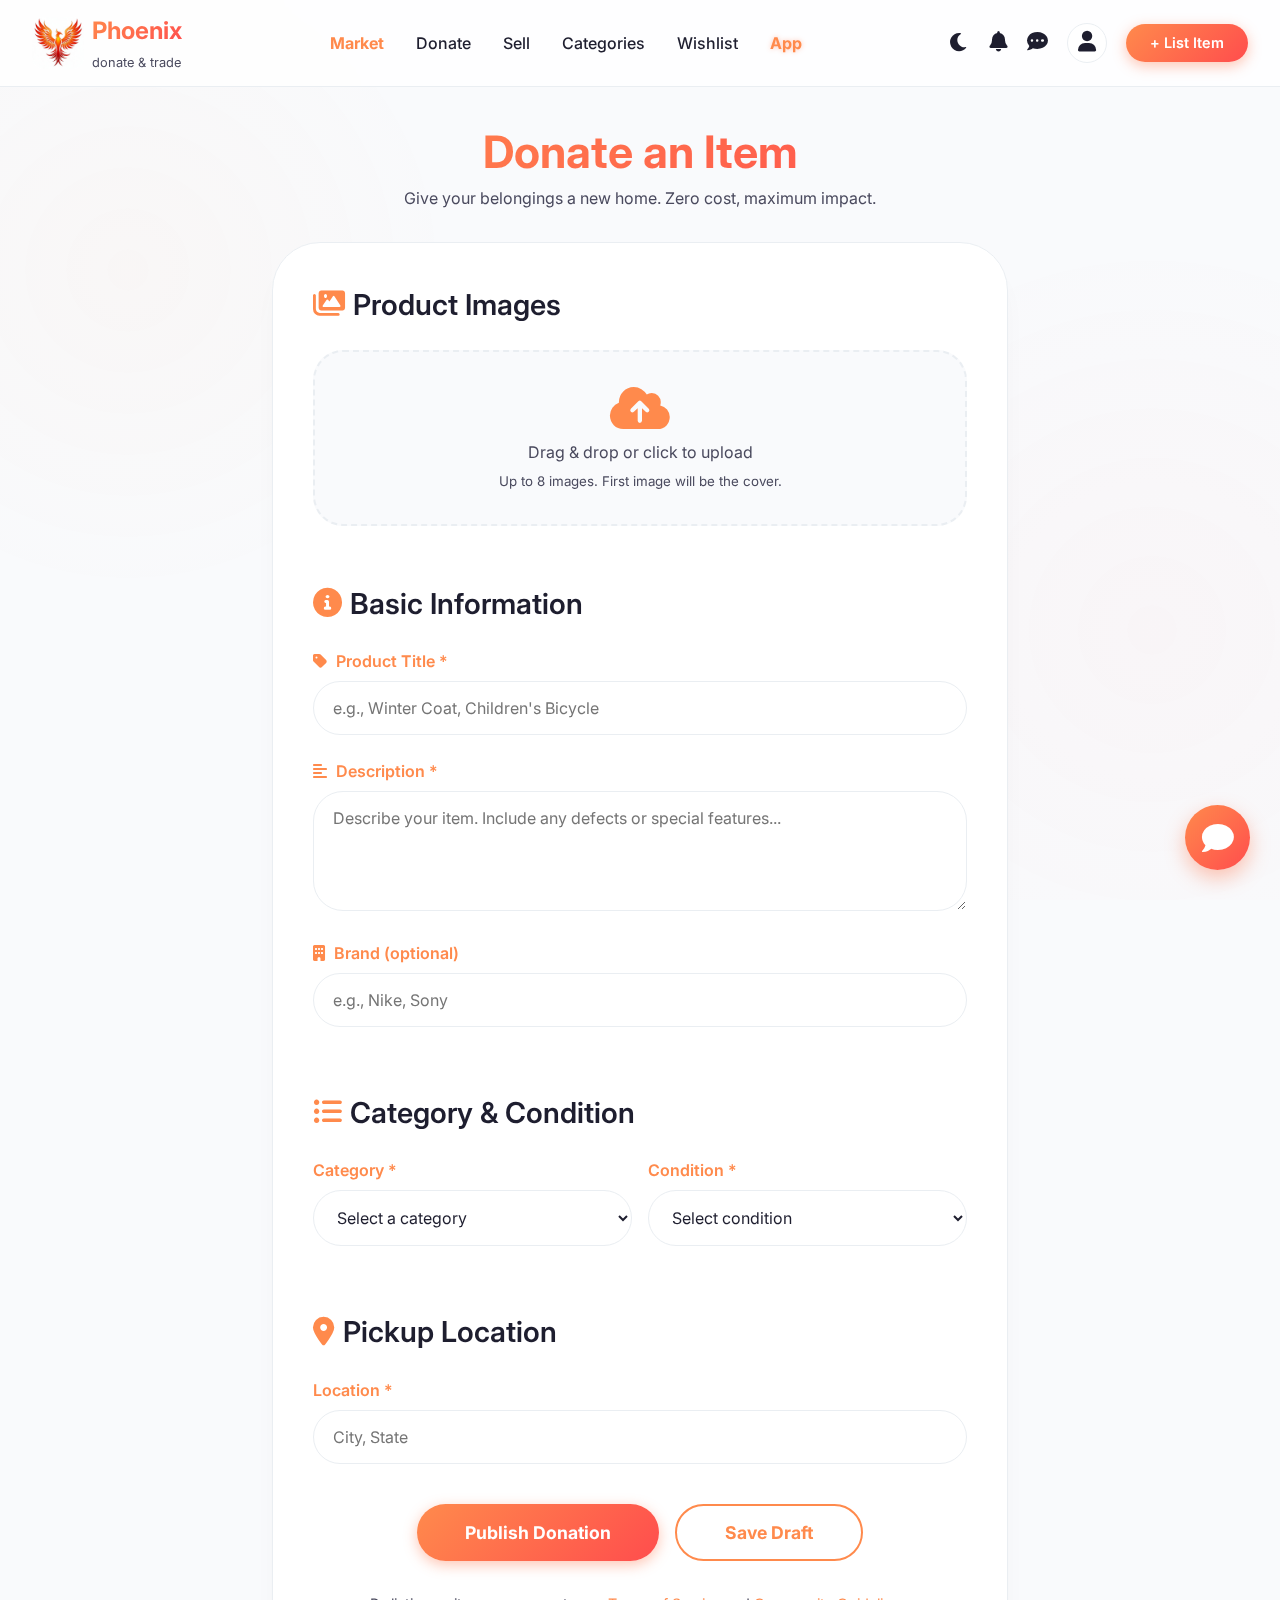
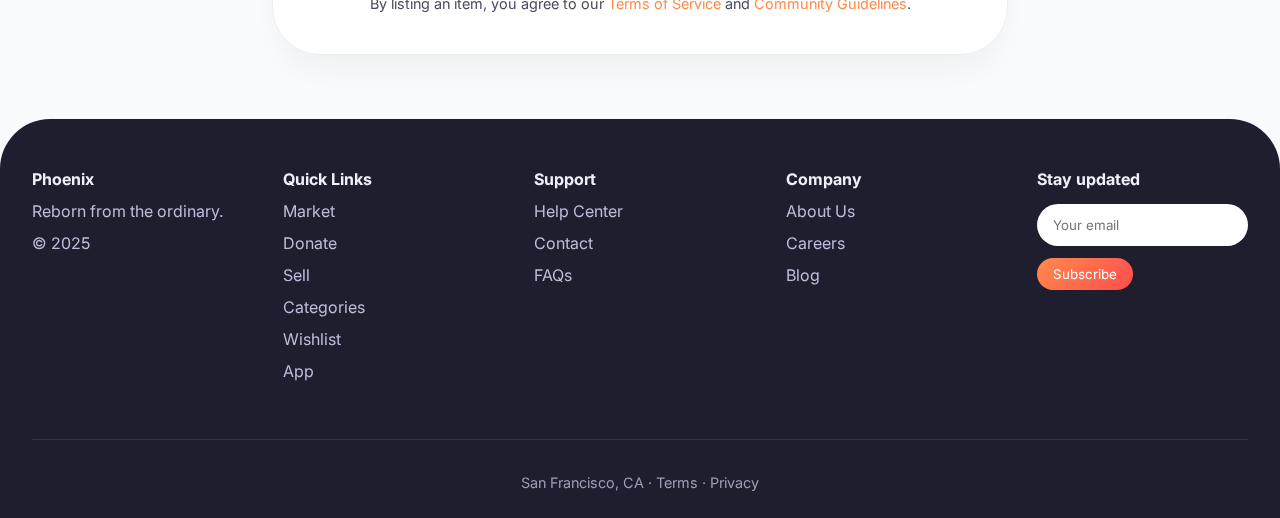
<file: donate.html>
<!-- donate.html -->
<!DOCTYPE html>
<html lang="en">
<head>
    <meta charset="UTF-8">
    <meta name="viewport" content="width=device-width, initial-scale=1.0">
    <title>Phoenix · Donate Item</title>
    <!-- Font Awesome 6 -->
    <link rel="stylesheet" href="https://cdnjs.cloudflare.com/ajax/libs/font-awesome/6.0.0-beta3/css/all.min.css">
    <!-- Google Fonts: Inter -->
    <link href="https://fonts.googleapis.com/css2?family=Inter:opsz,wght@14..32,400;14..32,500;14..32,600;14..32,700&display=swap" rel="stylesheet">
    <style>
        * { margin: 0; padding: 0; box-sizing: border-box; font-family: 'Inter', sans-serif; }
        :root {
            --bg: #f9fafc; --surface: #ffffff; --text-primary: #1e1e2f; --text-secondary: #4a4a5e;
            --accent-1: #ff8a4c; --accent-2: #ff6b2b; --gradient: linear-gradient(135deg, #ff8a4c, #ff4d4d);
            --card-bg: #ffffff; --border: #eaeef2; --shadow: 0 20px 30px -10px rgba(0,0,0,0.05);
            --glow: rgba(255,110,64,0.4); --navbar-bg: rgba(255,255,255,0.8); --footer-bg: #1e1e2f; --footer-text: #f0f0fa;
            --input-bg: #ffffff;
        }
        body.dark {
            --bg: #12121a; --surface: #1e1e2a; --text-primary: #f0f0fa; --text-secondary: #b0b0c0;
            --accent-1: #ff9f6e; --accent-2: #ff7b3f; --gradient: linear-gradient(135deg, #ff9f6e, #ff5e5e);
            --card-bg: #252533; --border: #333344; --shadow: 0 20px 30px -10px rgba(0,0,0,0.7);
            --glow: rgba(255,140,80,0.6); --navbar-bg: rgba(30,30,42,0.9); --footer-bg: #0b0b12; --footer-text: #ddddff;
            --input-bg: #252533;
        }
        body { background-color: var(--bg); color: var(--text-primary); line-height: 1.5; transition: 0.3s; }
        body::before { content: ''; position: fixed; top:0; left:0; width:100%; height:100%; background-image: radial-gradient(circle at 10% 30%, rgba(255,140,64,0.03) 0%, transparent 25%), radial-gradient(circle at 90% 70%, rgba(255,100,100,0.03) 0%, transparent 30%); pointer-events: none; z-index: -1; }
        .container { max-width: 800px; margin: 0 auto; padding: 0 2rem; }

        nav { position: sticky; top:0; backdrop-filter: blur(12px); background: var(--navbar-bg); border-bottom:1px solid var(--border); z-index:100; padding:0.8rem 2rem; display:flex; align-items:center; justify-content:space-between; flex-wrap:wrap; }
        .logo-area { display:flex; align-items:center; gap:0.5rem; }
        .logo-area img { height: 52px; width: auto; border-radius: 12px; }
        .logo-text h2 { font-size:1.5rem; font-weight:700; background:var(--gradient); -webkit-background-clip:text; -webkit-text-fill-color:transparent; }
        .logo-text span { font-size:0.8rem; color:var(--text-secondary); }
        .nav-links { display:flex; gap:2rem; align-items:center; flex-wrap:wrap; }
        .nav-links a { text-decoration:none; color:var(--text-primary); font-weight:500; transition:0.2s; font-size:1rem; }
        .nav-links a:hover { color:var(--accent-1); }
        .nav-links a.market-link { font-weight:700; color:var(--accent-1); }
        .nav-links a.app-link { font-weight:700; color:var(--accent-1); text-shadow:0 0 5px var(--glow); }
        .nav-right { display:flex; align-items:center; gap:1.2rem; }
        .nav-icon { font-size:1.3rem; color:var(--text-primary); cursor:pointer; transition:0.2s; }
        .nav-icon:hover { color:var(--accent-1); transform:scale(1.05); }
        .theme-toggle { background:none; border:none; color:var(--text-primary); font-size:1.3rem; cursor:pointer; }
        .profile-badge { background:var(--surface); border-radius:50%; width:40px; height:40px; display:flex; align-items:center; justify-content:center; border:1px solid var(--border); cursor:pointer; text-decoration:none; color:var(--text-primary); }
        .profile-badge i { font-size:1.3rem; }
        .profile-badge:hover { background:var(--accent-1); color:white; }
        .list-item-btn { background:var(--gradient); color:white; border:none; padding:0.5rem 1.5rem; border-radius:40px; font-weight:600; cursor:pointer; transition:0.25s; box-shadow:0 4px 14px var(--glow); font-size:0.9rem; text-decoration:none; display:inline-block; }
        .list-item-btn:hover { transform:scale(1.05); box-shadow:0 8px 25px var(--glow); }

        .page-header { margin: 2rem 0; text-align: center; }
        .page-header h1 { font-size: 2.8rem; font-weight: 700; background: var(--gradient); -webkit-background-clip: text; -webkit-text-fill-color: transparent; }
        .page-header p { color: var(--text-secondary); }

        .form-card { background: var(--surface); border-radius: 48px; padding: 2.5rem; border: 1px solid var(--border); box-shadow: var(--shadow); margin: 2rem 0; }
        .form-section { margin-bottom: 2.5rem; }
        .form-section h2 { font-size: 1.8rem; font-weight: 600; margin-bottom: 1.5rem; display: flex; align-items: center; gap: 0.5rem; }
        .form-section h2 i { color: var(--accent-1); }

        .upload-area { background: var(--bg); border: 2px dashed var(--border); border-radius: 30px; padding: 2rem; text-align: center; cursor: pointer; transition: 0.2s; margin-bottom: 1rem; }
        .upload-area:hover { border-color: var(--accent-1); }
        .upload-area i { font-size: 3rem; color: var(--accent-1); margin-bottom: 0.5rem; }
        .upload-area p { color: var(--text-secondary); }
        .upload-area small { color: var(--text-secondary); display: block; margin-top: 0.5rem; }
        .image-previews { display: flex; gap: 1rem; flex-wrap: wrap; margin-top: 1rem; }
        .preview { width: 80px; height: 80px; background: var(--border); border-radius: 16px; display: flex; align-items: center; justify-content: center; color: var(--text-secondary); position: relative; }
        .preview i { position: absolute; top: -5px; right: -5px; background: var(--accent-1); color: white; border-radius: 50%; width: 24px; height: 24px; display: flex; align-items: center; justify-content: center; font-size: 0.8rem; cursor: pointer; }

        .form-group { margin-bottom: 1.5rem; }
        .form-group label { display: block; margin-bottom: 0.5rem; font-weight: 600; color: var(--accent-1); }
        .form-group label i { margin-right: 0.3rem; }
        .form-group input, .form-group textarea, .form-group select { width: 100%; padding: 1rem 1.2rem; background: var(--input-bg); border: 1px solid var(--border); border-radius: 60px; font-size: 1rem; color: var(--text-primary); transition: 0.2s; }
        .form-group textarea { border-radius: 30px; resize: vertical; min-height: 120px; }
        .form-group input:focus, .form-group textarea:focus, .form-group select:focus { outline: none; border-color: var(--accent-1); box-shadow: 0 0 0 3px var(--glow); }
        .form-row { display: flex; gap: 1rem; flex-wrap: wrap; }
        .form-row .form-group { flex: 1 1 200px; }

        .action-buttons { display: flex; gap: 1rem; justify-content: center; margin: 2rem 0; flex-wrap: wrap; }
        .btn-primary { background: var(--gradient); color: white; border: none; padding: 1rem 3rem; border-radius: 60px; font-weight: 700; font-size: 1.1rem; cursor: pointer; transition: 0.25s; box-shadow: 0 4px 14px var(--glow); text-decoration: none; display: inline-block; }
        .btn-primary:hover { transform: scale(1.05); box-shadow: 0 8px 25px var(--glow); }
        .btn-secondary { background: transparent; border: 2px solid var(--accent-1); color: var(--accent-1); padding: 1rem 3rem; border-radius: 60px; font-weight: 700; font-size: 1.1rem; cursor: pointer; transition: 0.2s; text-decoration: none; display: inline-block; }
        .btn-secondary:hover { background: var(--accent-1); color: white; box-shadow: 0 0 18px var(--glow); }

        .terms-note { text-align: center; font-size: 0.9rem; color: var(--text-secondary); margin-top: 1.5rem; }
        .terms-note a { color: var(--accent-1); text-decoration: none; }

        footer { background: var(--footer-bg); color: var(--footer-text); padding: 3rem 2rem 1.5rem; margin-top: 4rem; border-radius: 50px 50px 0 0; }
        .footer-grid { display: grid; grid-template-columns:repeat(auto-fit, minmax(160px,1fr)); gap:2.5rem; margin-bottom:3rem; }
        .footer-col p, .footer-col a { color:#bdbddb; text-decoration:none; display:block; margin:0.5rem 0; }
        .footer-col a:hover { color:#ffa56e; }
        .newsletter input { padding:0.8rem 1rem; border-radius:50px; border:none; width:100%; max-width:260px; margin-top:0.8rem; }
        .copyright { text-align:center; border-top:1px solid #334; padding-top:2rem; font-size:0.9rem; color:#9d9db5; }

        .chatbot { position:fixed; bottom:30px; right:30px; z-index:999; }
        .chat-circle { background:var(--gradient); width:65px; height:65px; border-radius:50%; display:flex; align-items:center; justify-content:center; color:white; font-size:2rem; box-shadow:0 8px 20px var(--glow); cursor:pointer; transition:0.2s; }
        .chat-circle:hover { transform:scale(1.1); }
        .chat-box { position:absolute; bottom:80px; right:0; width:300px; background:var(--surface); border:1px solid var(--border); border-radius:30px; padding:1.5rem; display:none; box-shadow:var(--shadow); }
        .chat-box.show { display:block; }
        .chat-box textarea { width:100%; background:var(--bg); border:1px solid var(--border); border-radius:20px; padding:0.8rem; color:var(--text-primary); resize:none; }

        @media (max-width:900px){ .nav-links{ display:none; } }
    </style>
</head>
<body>
    <nav>
        <div class="logo-area">
            <img src="photo_2026-02-17_19-01-20.jpg" alt="Phoenix">
            <div class="logo-text">
                <h2>Phoenix</h2>
                <span>donate & trade</span>
            </div>
        </div>
        <div class="nav-links">
            <a href="market.html" class="market-link">Market</a>
            <a href="donate.html">Donate</a>
            <a href="sell.html">Sell</a>
            <a href="#categories">Categories</a>
            <a href="#wishlist">Wishlist</a>
            <a href="#app" class="app-link">App</a>
        </div>
        <div class="nav-right">
            <button class="theme-toggle" id="themeToggle"><i class="fas fa-moon"></i></button>
            <i class="fas fa-bell nav-icon"></i>
            <i class="fas fa-comment-dots nav-icon"></i>
            <a href="profile.html" class="profile-badge">
                <i class="fas fa-user"></i>
            </a>
            <a href="list-item.html" class="list-item-btn">+ List Item</a>
        </div>
    </nav>

    <main class="container">
        <div class="page-header">
            <h1>Donate an Item</h1>
            <p>Give your belongings a new home. Zero cost, maximum impact.</p>
        </div>

        <div class="form-card">
            <!-- Product Images -->
            <div class="form-section">
                <h2><i class="fas fa-images"></i> Product Images</h2>
                <div class="upload-area" id="uploadArea">
                    <i class="fas fa-cloud-upload-alt"></i>
                    <p>Drag & drop or click to upload</p>
                    <small>Up to 8 images. First image will be the cover.</small>
                </div>
                <div class="image-previews" id="previews"></div>
            </div>

            <!-- Basic Information -->
            <div class="form-section">
                <h2><i class="fas fa-info-circle"></i> Basic Information</h2>
                <div class="form-group">
                    <label><i class="fas fa-tag"></i> Product Title *</label>
                    <input type="text" placeholder="e.g., Winter Coat, Children's Bicycle">
                </div>
                <div class="form-group">
                    <label><i class="fas fa-align-left"></i> Description *</label>
                    <textarea placeholder="Describe your item. Include any defects or special features..."></textarea>
                </div>
                <div class="form-row">
                    <div class="form-group">
                        <label><i class="fas fa-building"></i> Brand (optional)</label>
                        <input type="text" placeholder="e.g., Nike, Sony">
                    </div>
                </div>
            </div>

            <!-- Category & Condition -->
            <div class="form-section">
                <h2><i class="fas fa-list-ul"></i> Category & Condition</h2>
                <div class="form-row">
                    <div class="form-group">
                        <label>Category *</label>
                        <select>
                            <option>Select a category</option>
                            <option>Electronics</option>
                            <option>Fashion</option>
                            <option>Home</option>
                            <option>Sports</option>
                            <option>Books</option>
                            <option>Toys</option>
                        </select>
                    </div>
                    <div class="form-group">
                        <label>Condition *</label>
                        <select>
                            <option>Select condition</option>
                            <option>New</option>
                            <option>Like New</option>
                            <option>Good</option>
                            <option>Fair</option>
                        </select>
                    </div>
                </div>
            </div>

            <!-- Location -->
            <div class="form-section">
                <h2><i class="fas fa-map-marker-alt"></i> Pickup Location</h2>
                <div class="form-group">
                    <label>Location *</label>
                    <input type="text" placeholder="City, State">
                </div>
            </div>

            <!-- Action Buttons -->
            <div class="action-buttons">
                <button class="btn-primary">Publish Donation</button>
                <button class="btn-secondary">Save Draft</button>
            </div>
            <div class="terms-note">
                By listing an item, you agree to our <a href="#">Terms of Service</a> and <a href="#">Community Guidelines</a>.
            </div>
        </div>
    </main>

    <footer>
        <div class="footer-grid">
            <div class="footer-col"><h4>Phoenix</h4><p>Reborn from the ordinary.</p><p>© 2025</p></div>
            <div class="footer-col"><h4>Quick Links</h4><a href="market.html">Market</a><a href="donate.html">Donate</a><a href="sell.html">Sell</a><a href="categories.html">Categories</a><a href="#wishlist">Wishlist</a><a href="#app">App</a></div>
            <div class="footer-col"><h4>Support</h4><a href="#">Help Center</a><a href="#">Contact</a><a href="#">FAQs</a></div>
            <div class="footer-col"><h4>Company</h4><a href="#">About Us</a><a href="#">Careers</a><a href="#">Blog</a></div>
            <div class="footer-col newsletter"><h4>Stay updated</h4><input type="email" placeholder="Your email"><button class="btn-glow" style="margin-top:0.8rem; background:var(--gradient); color:white; border:none; padding:0.5rem 1rem; border-radius:40px;">Subscribe</button></div>
        </div>
        <div class="copyright">San Francisco, CA · Terms · Privacy</div>
    </footer>

    <div class="chatbot">
        <div class="chat-circle" id="chatIcon"><i class="fas fa-comment"></i></div>
        <div class="chat-box" id="chatBox">
            <p><strong>Phoenix Assistant</strong></p>
            <textarea placeholder="Ask about donations, trades..." rows="3"></textarea>
            <button class="btn-glow" style="padding:0.5rem; width:100%; margin-top:0.5rem;">Send</button>
        </div>
    </div>

    <script>
        const toggle = document.getElementById('themeToggle');
        const icon = toggle.querySelector('i');
        toggle.addEventListener('click', () => {
            document.body.classList.toggle('dark');
            icon.classList.toggle('fa-sun');
            icon.classList.toggle('fa-moon');
        });

        const chatIcon = document.getElementById('chatIcon');
        const chatBox = document.getElementById('chatBox');
        chatIcon.addEventListener('click', (e) => { e.stopPropagation(); chatBox.classList.toggle('show'); });
        document.addEventListener('click', (e) => { if (!chatBox.contains(e.target) && !chatIcon.contains(e.target)) chatBox.classList.remove('show'); });

        // Upload simulation
        document.getElementById('uploadArea').addEventListener('click', function() {
            const previews = document.getElementById('previews');
            if (previews.children.length < 8) {
                const div = document.createElement('div');
                div.className = 'preview';
                div.innerHTML = '<i class="fas fa-times"></i><i class="fas fa-image" style="font-size:2rem;"></i>';
                previews.appendChild(div);
                div.querySelector('.fa-times').addEventListener('click', function(e) {
                    e.stopPropagation();
                    div.remove();
                });
            } else {
                alert('You can upload up to 8 images only.');
            }
        });
    </script>
</body>
</html>
</file>
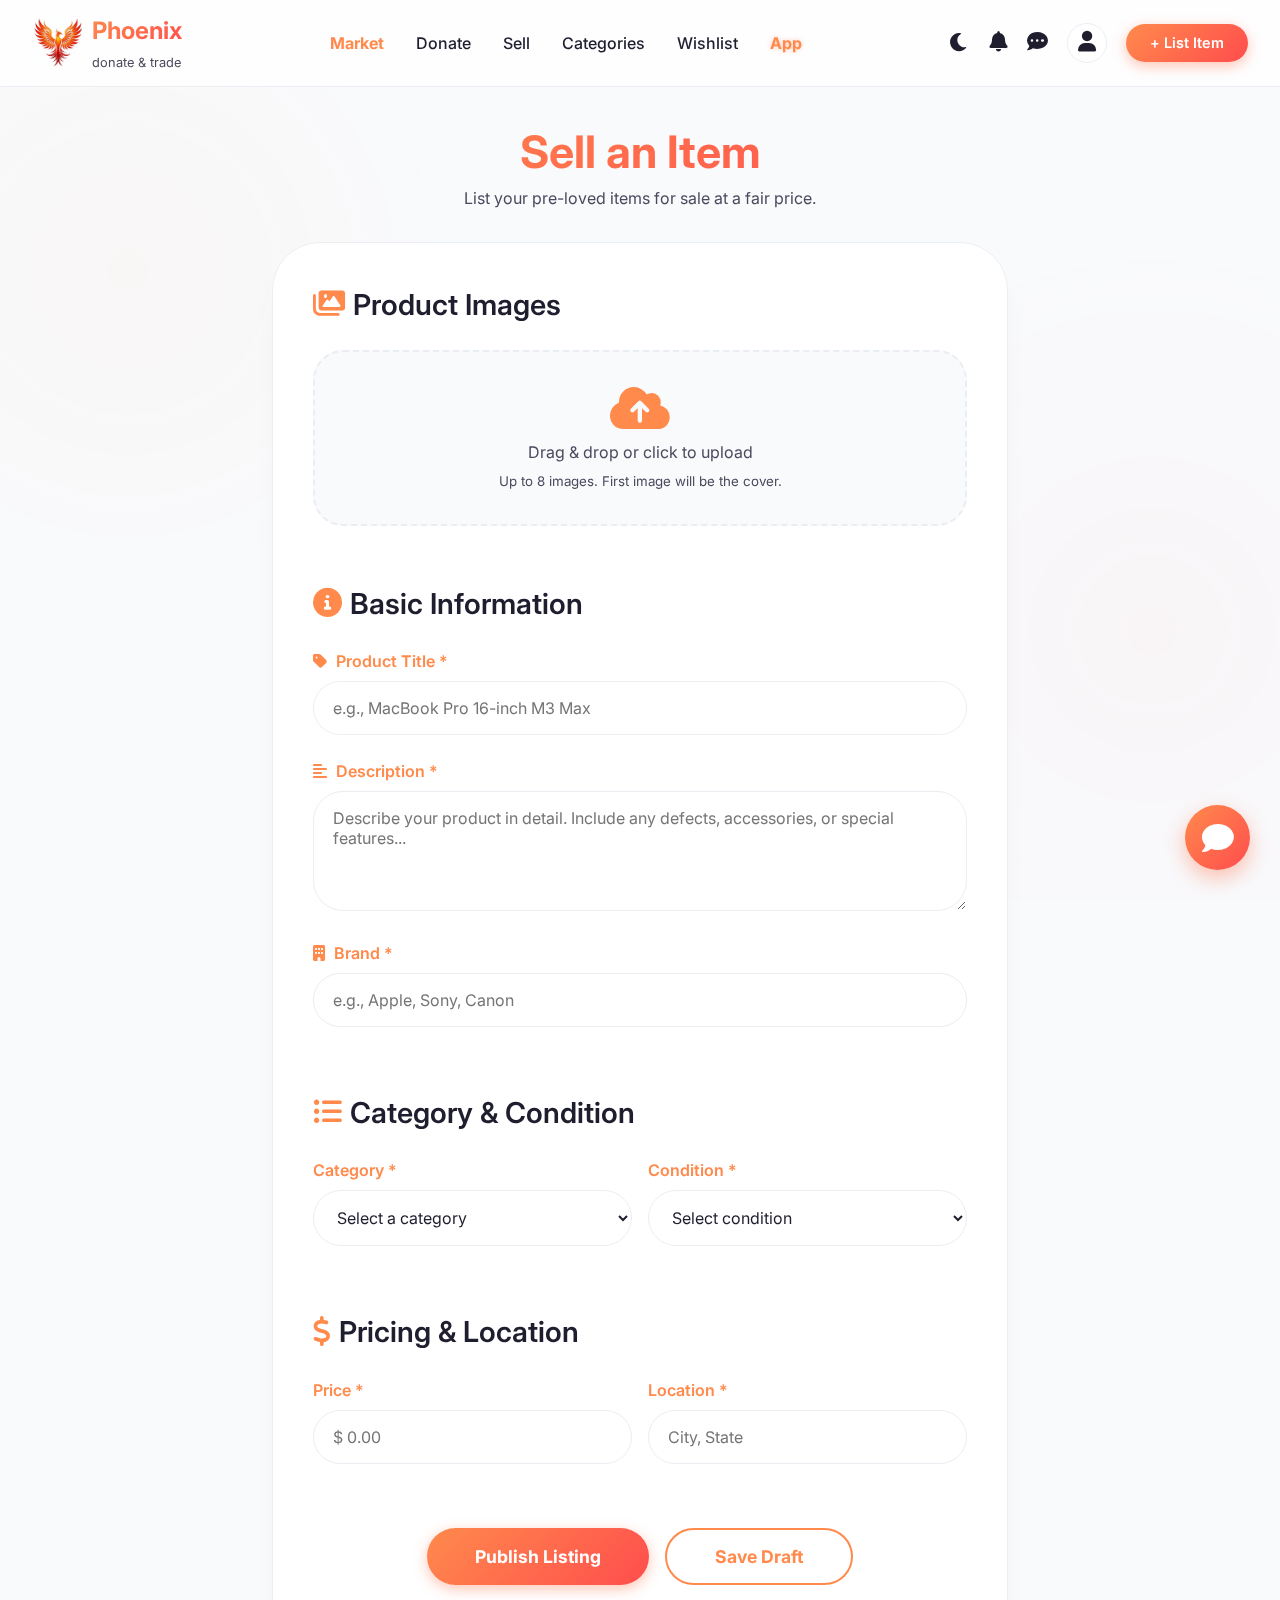
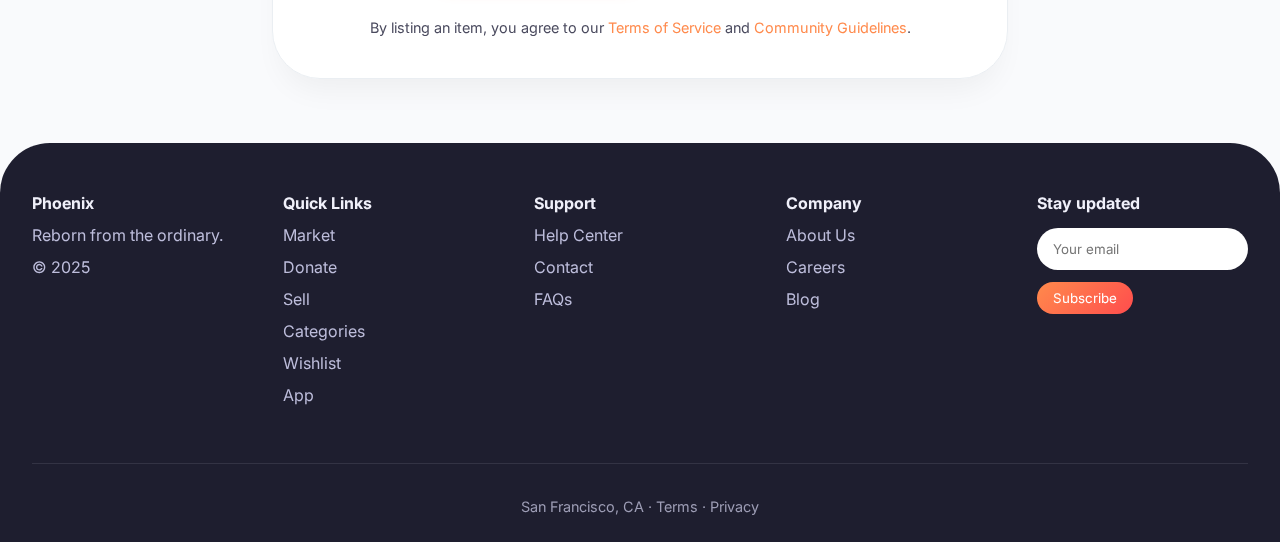
<file: sell.html>
<!-- sell.html -->
<!DOCTYPE html>
<html lang="en">
<head>
    <meta charset="UTF-8">
    <meta name="viewport" content="width=device-width, initial-scale=1.0">
    <title>Phoenix · Sell Item</title>
    <!-- Font Awesome 6 -->
    <link rel="stylesheet" href="https://cdnjs.cloudflare.com/ajax/libs/font-awesome/6.0.0-beta3/css/all.min.css">
    <!-- Google Fonts: Inter -->
    <link href="https://fonts.googleapis.com/css2?family=Inter:opsz,wght@14..32,400;14..32,500;14..32,600;14..32,700&display=swap" rel="stylesheet">
    <style>
        * { margin: 0; padding: 0; box-sizing: border-box; font-family: 'Inter', sans-serif; }
        :root {
            --bg: #f9fafc; --surface: #ffffff; --text-primary: #1e1e2f; --text-secondary: #4a4a5e;
            --accent-1: #ff8a4c; --accent-2: #ff6b2b; --gradient: linear-gradient(135deg, #ff8a4c, #ff4d4d);
            --card-bg: #ffffff; --border: #eaeef2; --shadow: 0 20px 30px -10px rgba(0,0,0,0.05);
            --glow: rgba(255,110,64,0.4); --navbar-bg: rgba(255,255,255,0.8); --footer-bg: #1e1e2f; --footer-text: #f0f0fa;
            --input-bg: #ffffff;
        }
        body.dark {
            --bg: #12121a; --surface: #1e1e2a; --text-primary: #f0f0fa; --text-secondary: #b0b0c0;
            --accent-1: #ff9f6e; --accent-2: #ff7b3f; --gradient: linear-gradient(135deg, #ff9f6e, #ff5e5e);
            --card-bg: #252533; --border: #333344; --shadow: 0 20px 30px -10px rgba(0,0,0,0.7);
            --glow: rgba(255,140,80,0.6); --navbar-bg: rgba(30,30,42,0.9); --footer-bg: #0b0b12; --footer-text: #ddddff;
            --input-bg: #252533;
        }
        body { background-color: var(--bg); color: var(--text-primary); line-height: 1.5; transition: 0.3s; }
        body::before { content: ''; position: fixed; top:0; left:0; width:100%; height:100%; background-image: radial-gradient(circle at 10% 30%, rgba(255,140,64,0.03) 0%, transparent 25%), radial-gradient(circle at 90% 70%, rgba(255,100,100,0.03) 0%, transparent 30%); pointer-events: none; z-index: -1; }
        .container { max-width: 800px; margin: 0 auto; padding: 0 2rem; }

        nav { position: sticky; top:0; backdrop-filter: blur(12px); background: var(--navbar-bg); border-bottom:1px solid var(--border); z-index:100; padding:0.8rem 2rem; display:flex; align-items:center; justify-content:space-between; flex-wrap:wrap; }
        .logo-area { display:flex; align-items:center; gap:0.5rem; }
        .logo-area img { height: 52px; width: auto; border-radius: 12px; }
        .logo-text h2 { font-size:1.5rem; font-weight:700; background:var(--gradient); -webkit-background-clip:text; -webkit-text-fill-color:transparent; }
        .logo-text span { font-size:0.8rem; color:var(--text-secondary); }
        .nav-links { display:flex; gap:2rem; align-items:center; flex-wrap:wrap; }
        .nav-links a { text-decoration:none; color:var(--text-primary); font-weight:500; transition:0.2s; font-size:1rem; }
        .nav-links a:hover { color:var(--accent-1); }
        .nav-links a.market-link { font-weight:700; color:var(--accent-1); }
        .nav-links a.app-link { font-weight:700; color:var(--accent-1); text-shadow:0 0 5px var(--glow); }
        .nav-right { display:flex; align-items:center; gap:1.2rem; }
        .nav-icon { font-size:1.3rem; color:var(--text-primary); cursor:pointer; transition:0.2s; }
        .nav-icon:hover { color:var(--accent-1); transform:scale(1.05); }
        .theme-toggle { background:none; border:none; color:var(--text-primary); font-size:1.3rem; cursor:pointer; }
        .profile-badge { background:var(--surface); border-radius:50%; width:40px; height:40px; display:flex; align-items:center; justify-content:center; border:1px solid var(--border); cursor:pointer; text-decoration:none; color:var(--text-primary); }
        .profile-badge i { font-size:1.3rem; }
        .profile-badge:hover { background:var(--accent-1); color:white; }
        .list-item-btn { background:var(--gradient); color:white; border:none; padding:0.5rem 1.5rem; border-radius:40px; font-weight:600; cursor:pointer; transition:0.25s; box-shadow:0 4px 14px var(--glow); font-size:0.9rem; text-decoration:none; display:inline-block; }
        .list-item-btn:hover { transform:scale(1.05); box-shadow:0 8px 25px var(--glow); }

        .page-header { margin: 2rem 0; text-align: center; }
        .page-header h1 { font-size: 2.8rem; font-weight: 700; background: var(--gradient); -webkit-background-clip: text; -webkit-text-fill-color: transparent; }
        .page-header p { color: var(--text-secondary); }

        .form-card { background: var(--surface); border-radius: 48px; padding: 2.5rem; border: 1px solid var(--border); box-shadow: var(--shadow); margin: 2rem 0; }
        .form-section { margin-bottom: 2.5rem; }
        .form-section h2 { font-size: 1.8rem; font-weight: 600; margin-bottom: 1.5rem; display: flex; align-items: center; gap: 0.5rem; }
        .form-section h2 i { color: var(--accent-1); }

        .upload-area { background: var(--bg); border: 2px dashed var(--border); border-radius: 30px; padding: 2rem; text-align: center; cursor: pointer; transition: 0.2s; margin-bottom: 1rem; }
        .upload-area:hover { border-color: var(--accent-1); }
        .upload-area i { font-size: 3rem; color: var(--accent-1); margin-bottom: 0.5rem; }
        .upload-area p { color: var(--text-secondary); }
        .upload-area small { color: var(--text-secondary); display: block; margin-top: 0.5rem; }
        .image-previews { display: flex; gap: 1rem; flex-wrap: wrap; margin-top: 1rem; }
        .preview { width: 80px; height: 80px; background: var(--border); border-radius: 16px; display: flex; align-items: center; justify-content: center; color: var(--text-secondary); position: relative; }
        .preview i { position: absolute; top: -5px; right: -5px; background: var(--accent-1); color: white; border-radius: 50%; width: 24px; height: 24px; display: flex; align-items: center; justify-content: center; font-size: 0.8rem; cursor: pointer; }

        .form-group { margin-bottom: 1.5rem; }
        .form-group label { display: block; margin-bottom: 0.5rem; font-weight: 600; color: var(--accent-1); }
        .form-group label i { margin-right: 0.3rem; }
        .form-group input, .form-group textarea, .form-group select { width: 100%; padding: 1rem 1.2rem; background: var(--input-bg); border: 1px solid var(--border); border-radius: 60px; font-size: 1rem; color: var(--text-primary); transition: 0.2s; }
        .form-group textarea { border-radius: 30px; resize: vertical; min-height: 120px; }
        .form-group input:focus, .form-group textarea:focus, .form-group select:focus { outline: none; border-color: var(--accent-1); box-shadow: 0 0 0 3px var(--glow); }
        .form-row { display: flex; gap: 1rem; flex-wrap: wrap; }
        .form-row .form-group { flex: 1 1 200px; }

        .action-buttons { display: flex; gap: 1rem; justify-content: center; margin: 2rem 0; flex-wrap: wrap; }
        .btn-primary { background: var(--gradient); color: white; border: none; padding: 1rem 3rem; border-radius: 60px; font-weight: 700; font-size: 1.1rem; cursor: pointer; transition: 0.25s; box-shadow: 0 4px 14px var(--glow); text-decoration: none; display: inline-block; }
        .btn-primary:hover { transform: scale(1.05); box-shadow: 0 8px 25px var(--glow); }
        .btn-secondary { background: transparent; border: 2px solid var(--accent-1); color: var(--accent-1); padding: 1rem 3rem; border-radius: 60px; font-weight: 700; font-size: 1.1rem; cursor: pointer; transition: 0.2s; text-decoration: none; display: inline-block; }
        .btn-secondary:hover { background: var(--accent-1); color: white; box-shadow: 0 0 18px var(--glow); }

        .terms-note { text-align: center; font-size: 0.9rem; color: var(--text-secondary); margin-top: 1.5rem; }
        .terms-note a { color: var(--accent-1); text-decoration: none; }

        footer { background: var(--footer-bg); color: var(--footer-text); padding: 3rem 2rem 1.5rem; margin-top: 4rem; border-radius: 50px 50px 0 0; }
        .footer-grid { display: grid; grid-template-columns:repeat(auto-fit, minmax(160px,1fr)); gap:2.5rem; margin-bottom:3rem; }
        .footer-col p, .footer-col a { color:#bdbddb; text-decoration:none; display:block; margin:0.5rem 0; }
        .footer-col a:hover { color:#ffa56e; }
        .newsletter input { padding:0.8rem 1rem; border-radius:50px; border:none; width:100%; max-width:260px; margin-top:0.8rem; }
        .copyright { text-align:center; border-top:1px solid #334; padding-top:2rem; font-size:0.9rem; color:#9d9db5; }

        .chatbot { position:fixed; bottom:30px; right:30px; z-index:999; }
        .chat-circle { background:var(--gradient); width:65px; height:65px; border-radius:50%; display:flex; align-items:center; justify-content:center; color:white; font-size:2rem; box-shadow:0 8px 20px var(--glow); cursor:pointer; transition:0.2s; }
        .chat-circle:hover { transform:scale(1.1); }
        .chat-box { position:absolute; bottom:80px; right:0; width:300px; background:var(--surface); border:1px solid var(--border); border-radius:30px; padding:1.5rem; display:none; box-shadow:var(--shadow); }
        .chat-box.show { display:block; }
        .chat-box textarea { width:100%; background:var(--bg); border:1px solid var(--border); border-radius:20px; padding:0.8rem; color:var(--text-primary); resize:none; }

        @media (max-width:900px){ .nav-links{ display:none; } }
    </style>
</head>
<body>
    <nav>
        <div class="logo-area">
            <img src="photo_2026-02-17_19-01-20.jpg" alt="Phoenix">
            <div class="logo-text">
                <h2>Phoenix</h2>
                <span>donate & trade</span>
            </div>
        </div>
        <div class="nav-links">
            <a href="market.html" class="market-link">Market</a>
            <a href="donate.html">Donate</a>
            <a href="sell.html">Sell</a>
            <a href="#categories">Categories</a>
            <a href="#wishlist">Wishlist</a>
            <a href="#app" class="app-link">App</a>
        </div>
        <div class="nav-right">
            <button class="theme-toggle" id="themeToggle"><i class="fas fa-moon"></i></button>
            <i class="fas fa-bell nav-icon"></i>
            <i class="fas fa-comment-dots nav-icon"></i>
            <a href="profile.html" class="profile-badge">
                <i class="fas fa-user"></i>
            </a>
            <a href="list-item.html" class="list-item-btn">+ List Item</a>
        </div>
    </nav>

    <main class="container">
        <div class="page-header">
            <h1>Sell an Item</h1>
            <p>List your pre-loved items for sale at a fair price.</p>
        </div>

        <div class="form-card">
            <!-- Product Images -->
            <div class="form-section">
                <h2><i class="fas fa-images"></i> Product Images</h2>
                <div class="upload-area" id="uploadArea">
                    <i class="fas fa-cloud-upload-alt"></i>
                    <p>Drag & drop or click to upload</p>
                    <small>Up to 8 images. First image will be the cover.</small>
                </div>
                <div class="image-previews" id="previews"></div>
            </div>

            <!-- Basic Information -->
            <div class="form-section">
                <h2><i class="fas fa-info-circle"></i> Basic Information</h2>
                <div class="form-group">
                    <label><i class="fas fa-tag"></i> Product Title *</label>
                    <input type="text" placeholder="e.g., MacBook Pro 16-inch M3 Max">
                </div>
                <div class="form-group">
                    <label><i class="fas fa-align-left"></i> Description *</label>
                    <textarea placeholder="Describe your product in detail. Include any defects, accessories, or special features..."></textarea>
                </div>
                <div class="form-row">
                    <div class="form-group">
                        <label><i class="fas fa-building"></i> Brand *</label>
                        <input type="text" placeholder="e.g., Apple, Sony, Canon">
                    </div>
                </div>
            </div>

            <!-- Category & Condition -->
            <div class="form-section">
                <h2><i class="fas fa-list-ul"></i> Category & Condition</h2>
                <div class="form-row">
                    <div class="form-group">
                        <label>Category *</label>
                        <select>
                            <option>Select a category</option>
                            <option>Electronics</option>
                            <option>Fashion</option>
                            <option>Home</option>
                            <option>Sports</option>
                            <option>Books</option>
                            <option>Toys</option>
                        </select>
                    </div>
                    <div class="form-group">
                        <label>Condition *</label>
                        <select>
                            <option>Select condition</option>
                            <option>New</option>
                            <option>Like New</option>
                            <option>Good</option>
                            <option>Fair</option>
                        </select>
                    </div>
                </div>
            </div>

            <!-- Pricing & Location -->
            <div class="form-section">
                <h2><i class="fas fa-dollar-sign"></i> Pricing & Location</h2>
                <div class="form-row">
                    <div class="form-group">
                        <label>Price *</label>
                        <input type="number" placeholder="$ 0.00" step="0.01" min="0">
                    </div>
                    <div class="form-group">
                        <label>Location *</label>
                        <input type="text" placeholder="City, State">
                    </div>
                </div>
            </div>

            <!-- Action Buttons -->
            <div class="action-buttons">
                <button class="btn-primary">Publish Listing</button>
                <button class="btn-secondary">Save Draft</button>
            </div>
            <div class="terms-note">
                By listing an item, you agree to our <a href="#">Terms of Service</a> and <a href="#">Community Guidelines</a>.
            </div>
        </div>
    </main>

    <footer>
        <div class="footer-grid">
            <div class="footer-col"><h4>Phoenix</h4><p>Reborn from the ordinary.</p><p>© 2025</p></div>
            <div class="footer-col"><h4>Quick Links</h4><a href="market.html">Market</a><a href="donate.html">Donate</a><a href="sell.html">Sell</a><a href="categories.html">Categories</a><a href="#wishlist">Wishlist</a><a href="#app">App</a></div>
            <div class="footer-col"><h4>Support</h4><a href="#">Help Center</a><a href="#">Contact</a><a href="#">FAQs</a></div>
            <div class="footer-col"><h4>Company</h4><a href="#">About Us</a><a href="#">Careers</a><a href="#">Blog</a></div>
            <div class="footer-col newsletter"><h4>Stay updated</h4><input type="email" placeholder="Your email"><button class="btn-glow" style="margin-top:0.8rem; background:var(--gradient); color:white; border:none; padding:0.5rem 1rem; border-radius:40px;">Subscribe</button></div>
        </div>
        <div class="copyright">San Francisco, CA · Terms · Privacy</div>
    </footer>

    <div class="chatbot">
        <div class="chat-circle" id="chatIcon"><i class="fas fa-comment"></i></div>
        <div class="chat-box" id="chatBox">
            <p><strong>Phoenix Assistant</strong></p>
            <textarea placeholder="Ask about donations, trades..." rows="3"></textarea>
            <button class="btn-glow" style="padding:0.5rem; width:100%; margin-top:0.5rem;">Send</button>
        </div>
    </div>

    <script>
        const toggle = document.getElementById('themeToggle');
        const icon = toggle.querySelector('i');
        toggle.addEventListener('click', () => {
            document.body.classList.toggle('dark');
            icon.classList.toggle('fa-sun');
            icon.classList.toggle('fa-moon');
        });

        const chatIcon = document.getElementById('chatIcon');
        const chatBox = document.getElementById('chatBox');
        chatIcon.addEventListener('click', (e) => { e.stopPropagation(); chatBox.classList.toggle('show'); });
        document.addEventListener('click', (e) => { if (!chatBox.contains(e.target) && !chatIcon.contains(e.target)) chatBox.classList.remove('show'); });

        // Upload simulation
        document.getElementById('uploadArea').addEventListener('click', function() {
            const previews = document.getElementById('previews');
            if (previews.children.length < 8) {
                const div = document.createElement('div');
                div.className = 'preview';
                div.innerHTML = '<i class="fas fa-times"></i><i class="fas fa-image" style="font-size:2rem;"></i>';
                previews.appendChild(div);
                div.querySelector('.fa-times').addEventListener('click', function(e) {
                    e.stopPropagation();
                    div.remove();
                });
            } else {
                alert('You can upload up to 8 images only.');
            }
        });
    </script>
</body>
</html>
</file>
